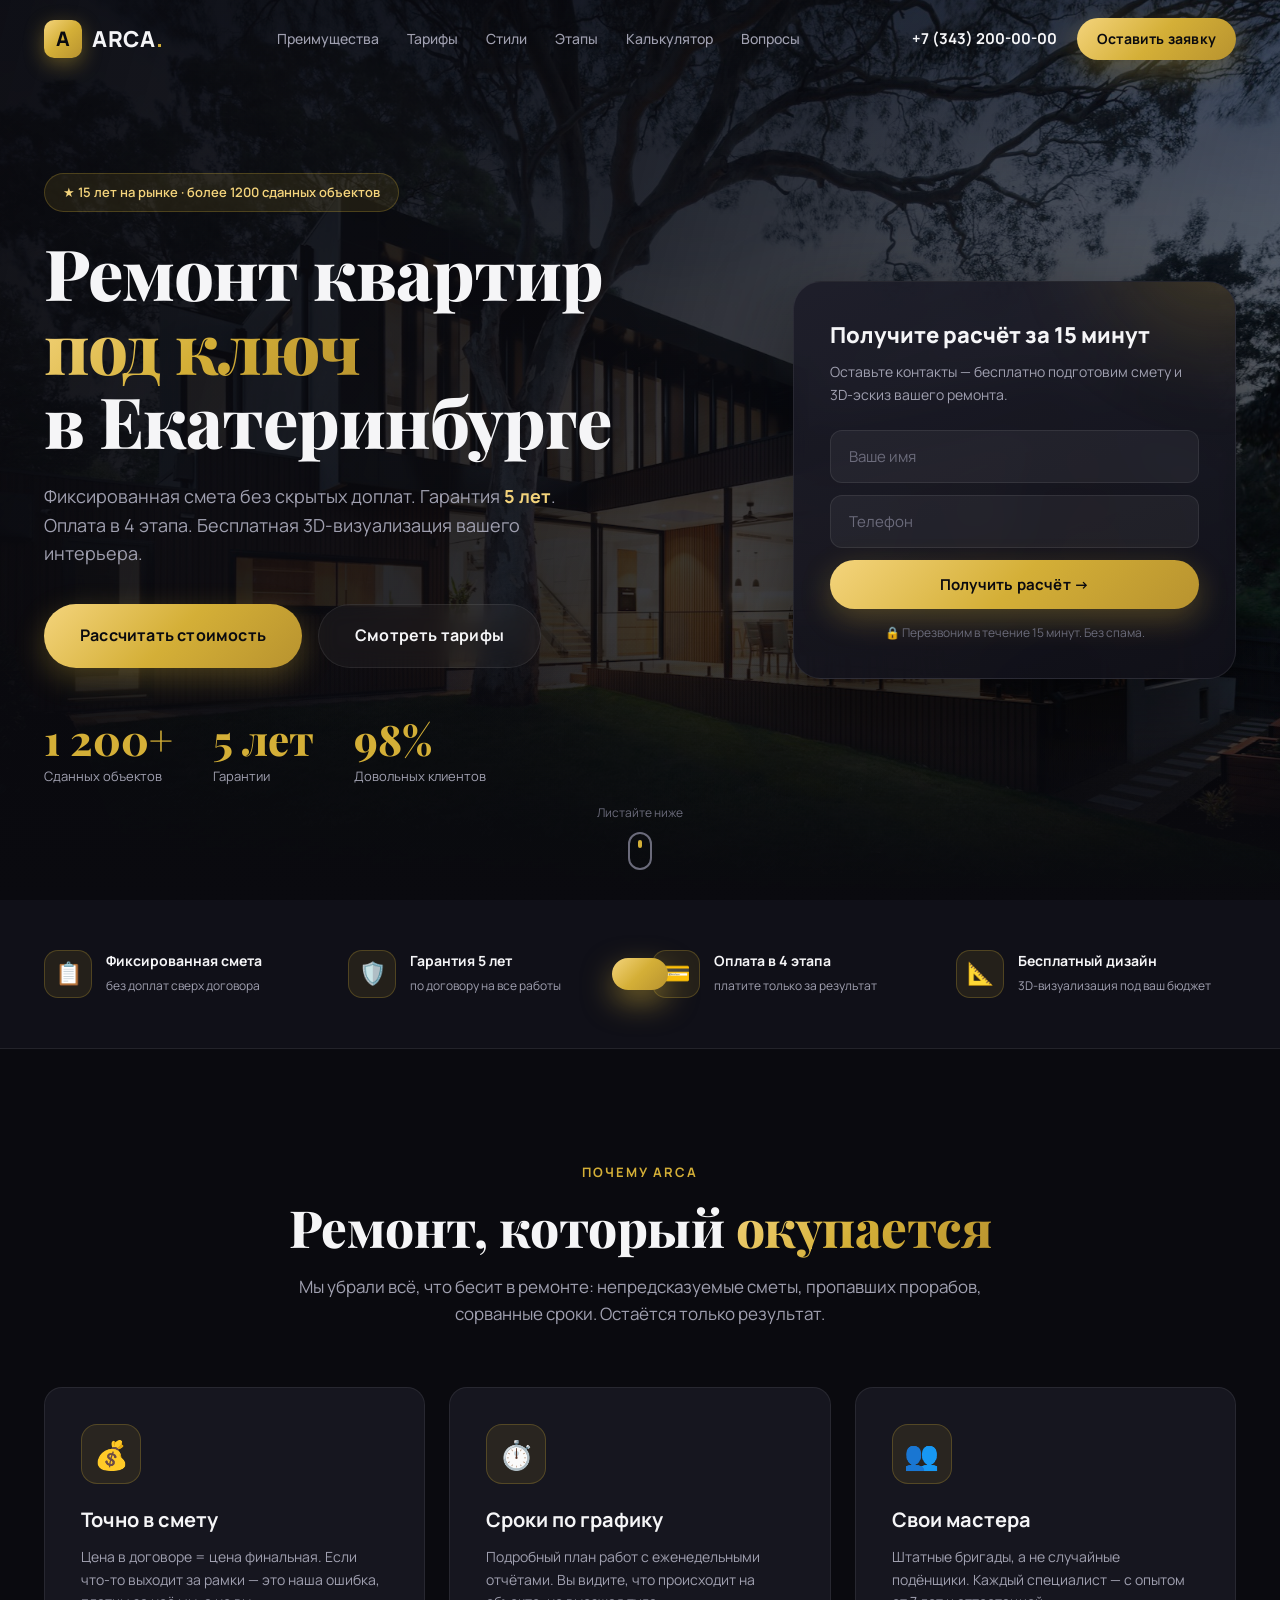
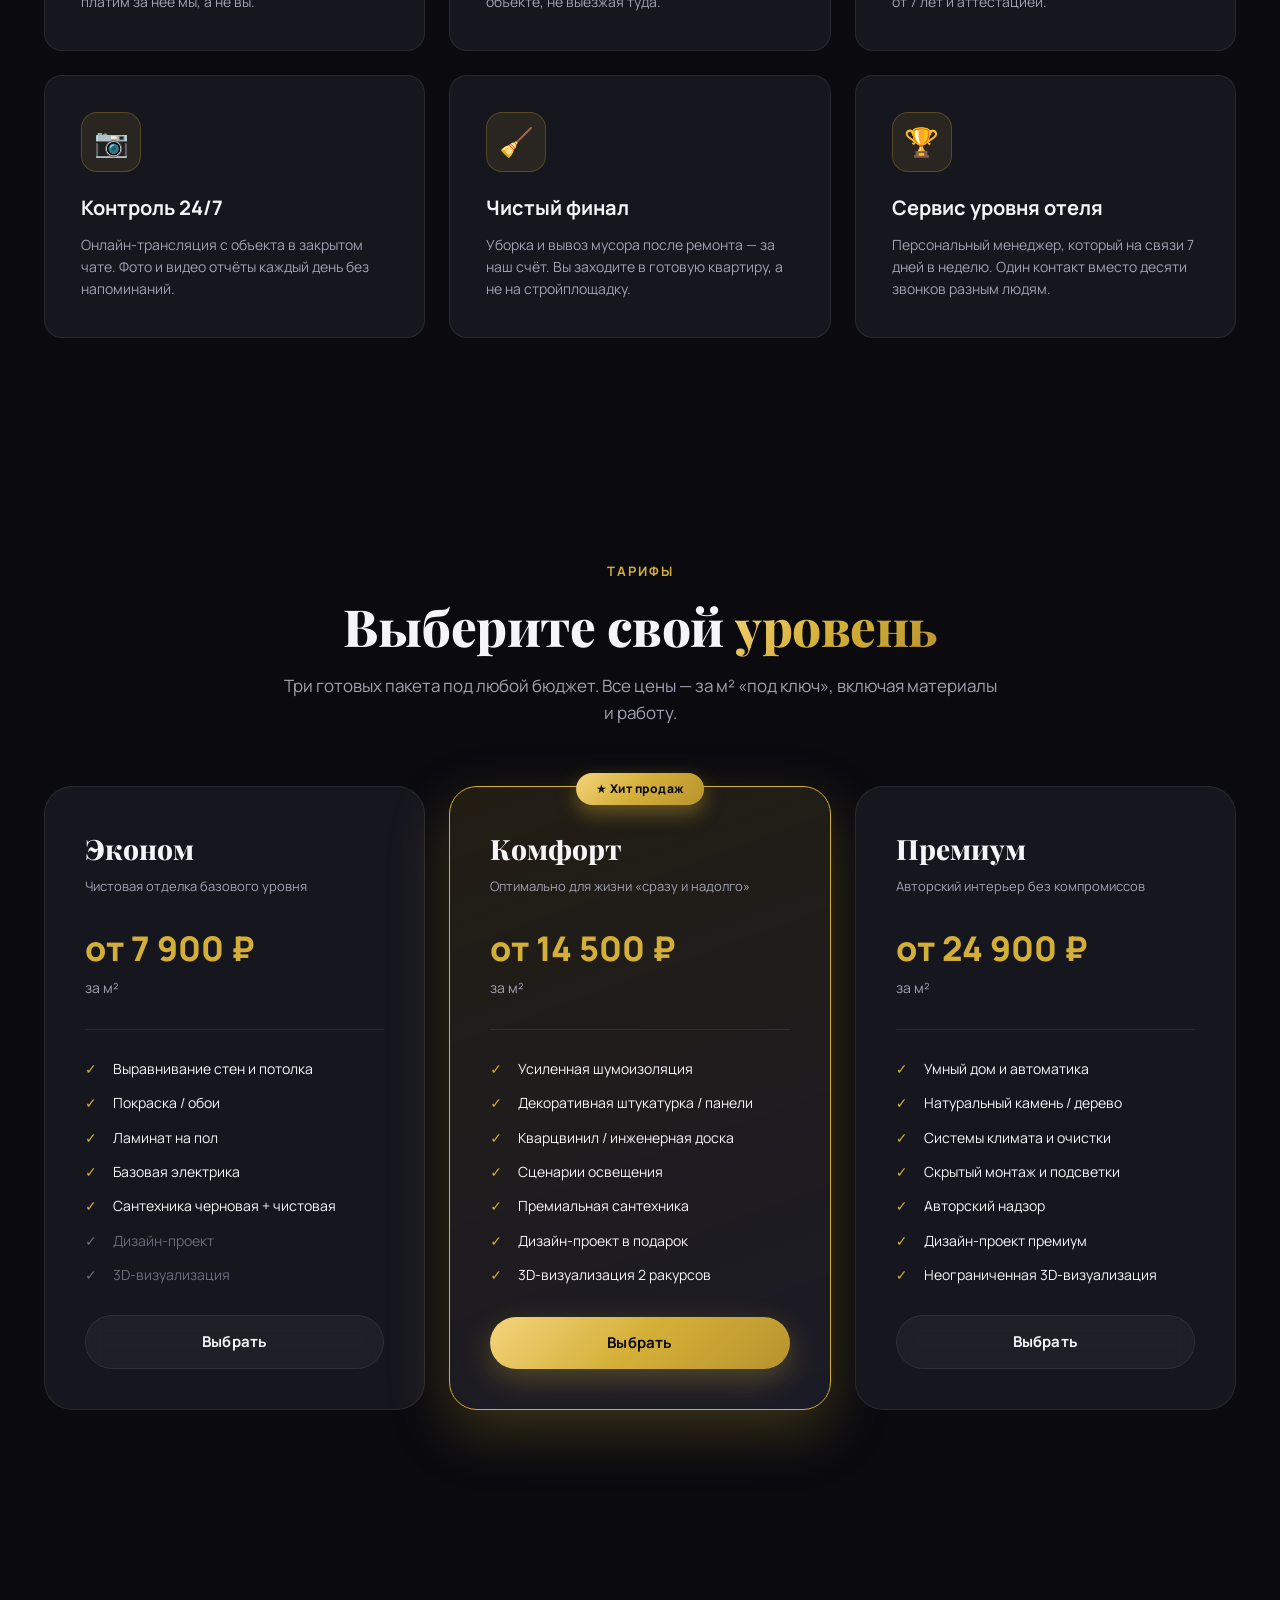
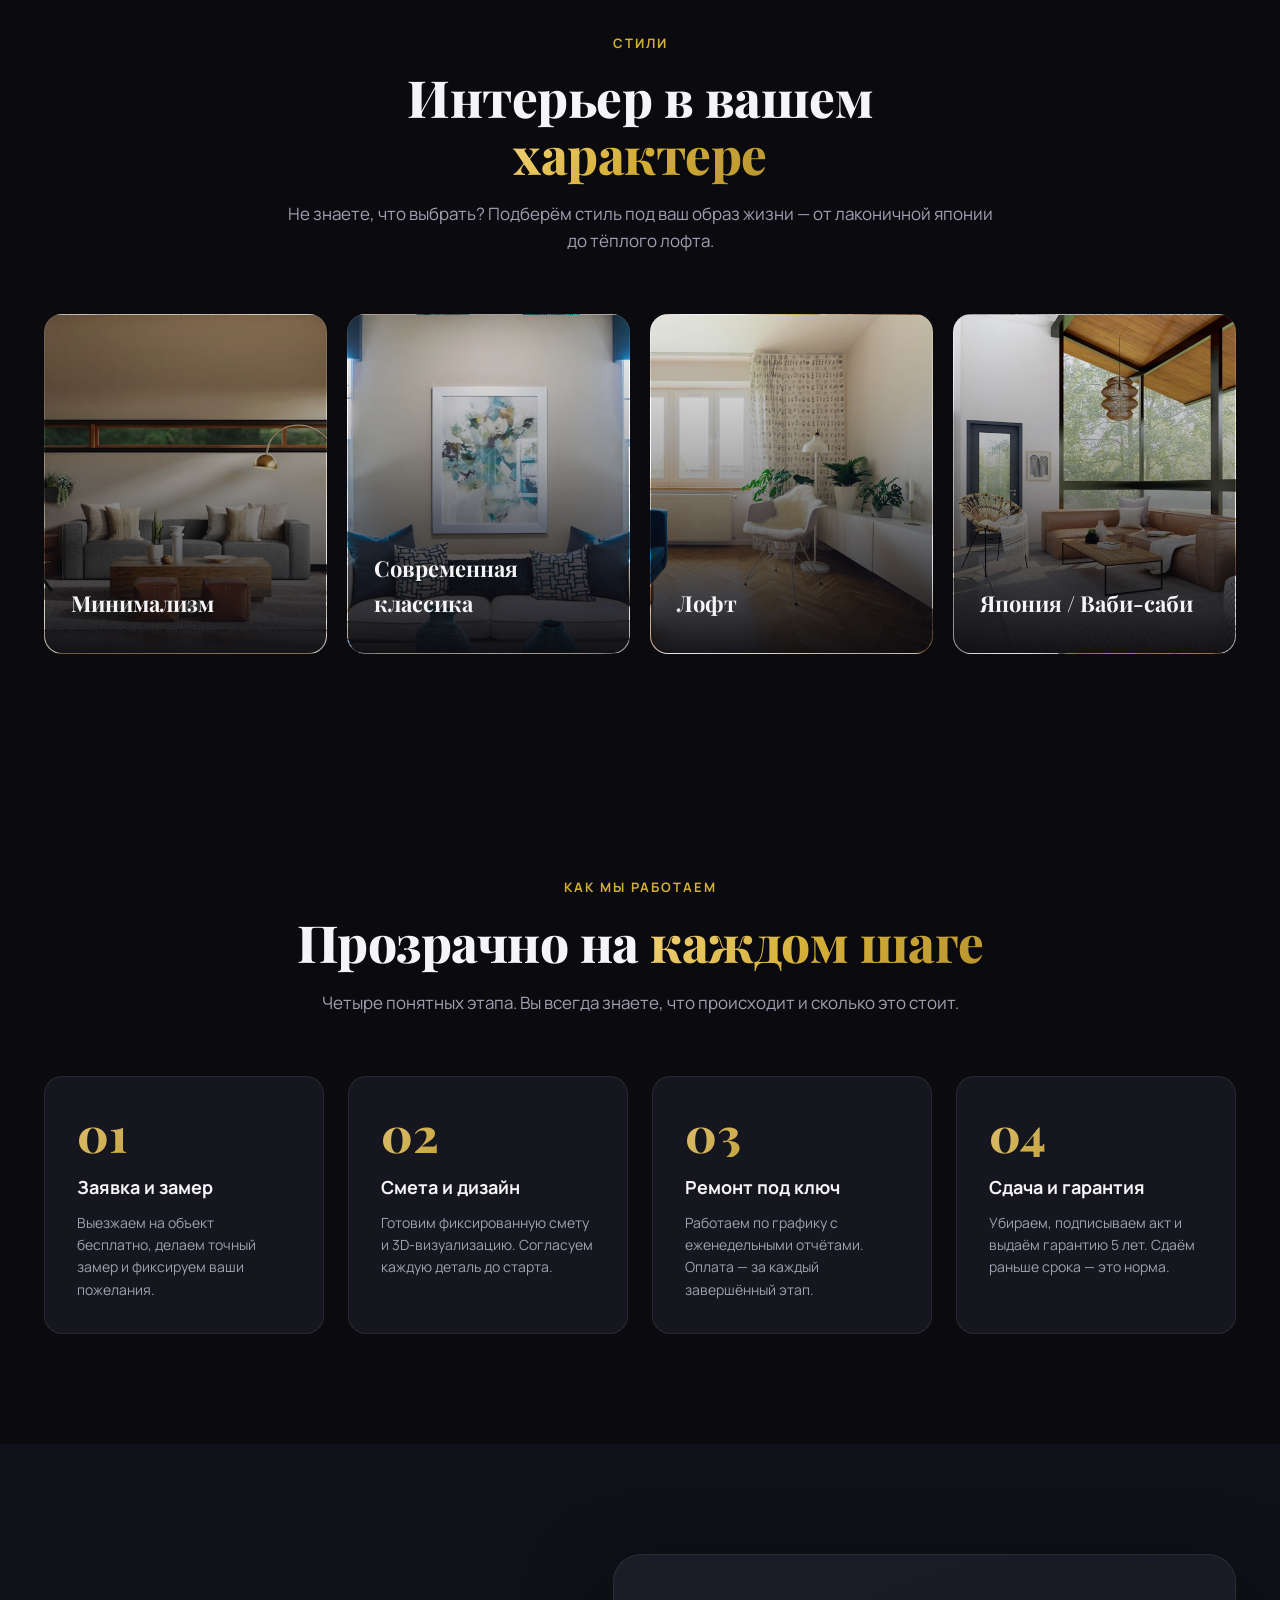
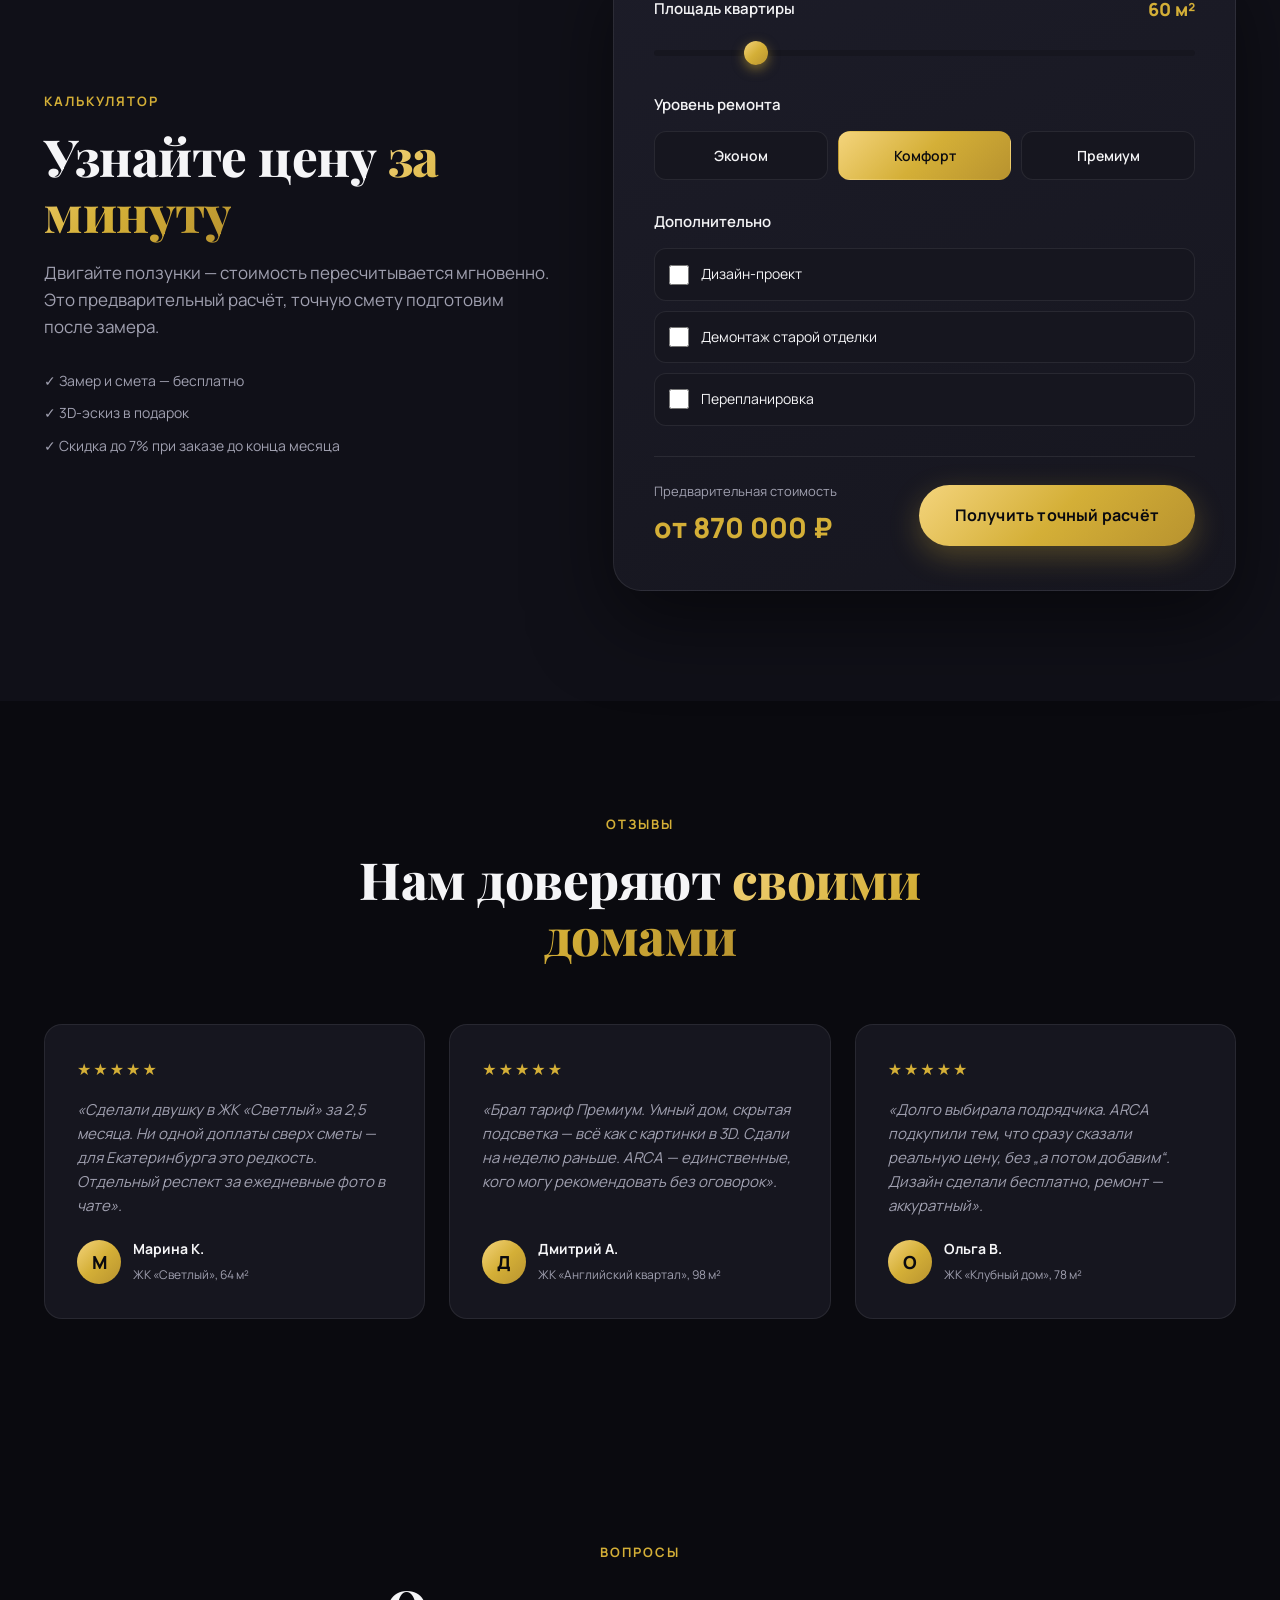
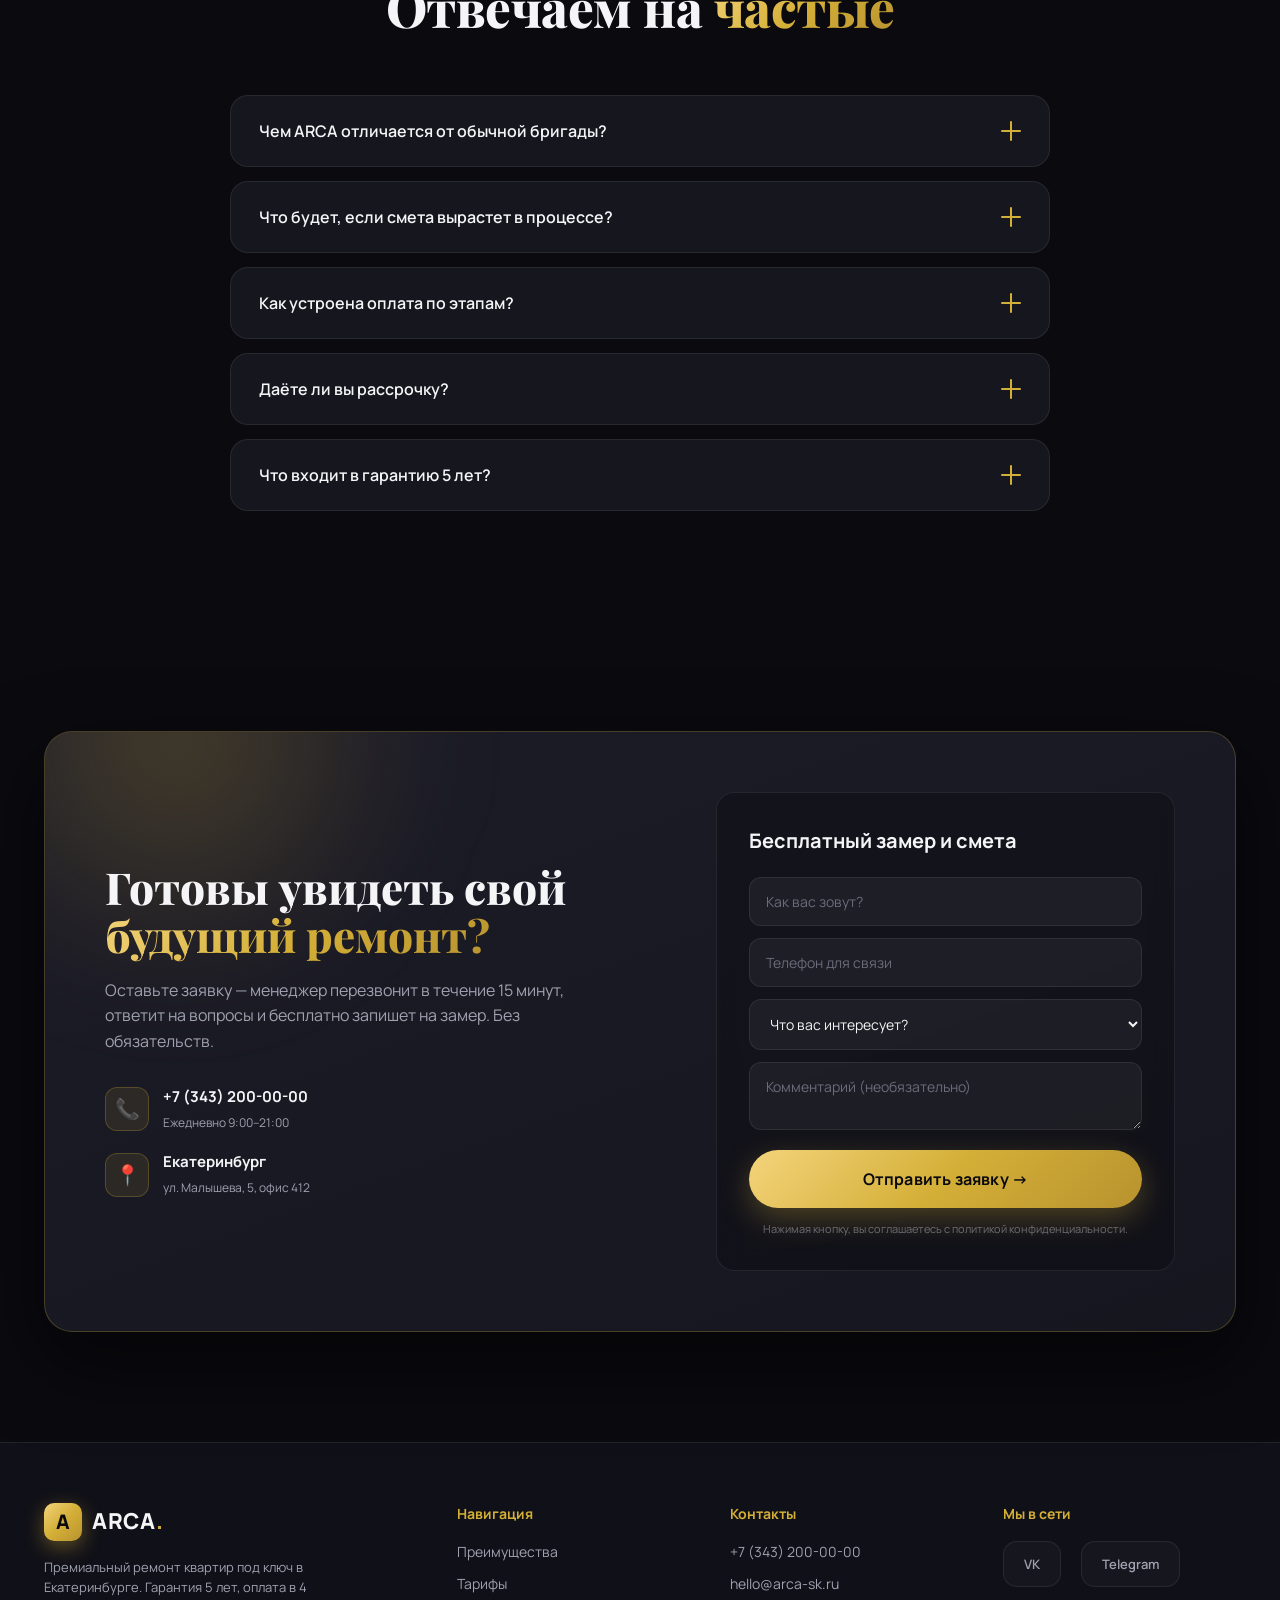
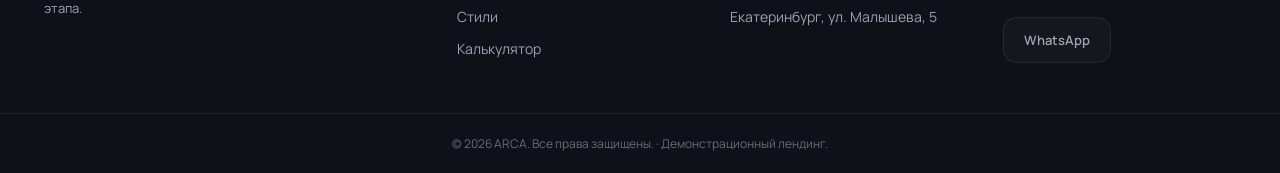
<file: index.html>
<!DOCTYPE html>
<html lang="ru">
<head>
<meta charset="UTF-8">
<meta name="viewport" content="width=device-width, initial-scale=1.0">
<title>ARCA — Премиальный ремонт квартир под ключ в Екатеринбурге</title>
<meta name="description" content="Ремонт квартир под ключ в Екатеринбурге. Гарантия 5 лет, оплата в 4 этапа, бесплатная 3D-визуализация. Фиксированная смета без доплат.">
<meta name="keywords" content="ремонт квартир Екатеринбург, ремонт под ключ, дизайнерский ремонт, отделка квартир, ARCA">
<meta name="author" content="ARCA">
<meta name="theme-color" content="#0a0a0f">

<!-- Open Graph / соцсети -->
<meta property="og:type" content="website">
<meta property="og:title" content="ARCA — Премиальный ремонт квартир под ключ в Екатеринбурге">
<meta property="og:description" content="Гарантия 5 лет, оплата в 4 этапа, бесплатная 3D-визуализация. Фиксированная смета без скрытых доплат.">
<meta property="og:image" content="images/hero.jpg">
<meta property="og:locale" content="ru_RU">

<!-- Twitter -->
<meta name="twitter:card" content="summary_large_image">
<meta name="twitter:title" content="ARCA — Ремонт квартир под ключ в Екатеринбурге">
<meta name="twitter:description" content="Гарантия 5 лет, оплата в 4 этапа, бесплатная 3D-визуализация.">
<meta name="twitter:image" content="images/hero.jpg">

<!-- Favicon -->
<link rel="icon" type="image/svg+xml" href="favicon.svg">
<link rel="apple-touch-icon" href="favicon.svg">
<link rel="manifest" href="site.webmanifest">
<link rel="preconnect" href="https://fonts.googleapis.com">
<link rel="preconnect" href="https://fonts.gstatic.com" crossorigin>
<link href="https://fonts.googleapis.com/css2?family=Manrope:wght@400;500;600;700;800&family=Playfair+Display:wght@600;700;800;900&display=swap" rel="stylesheet">
<link rel="stylesheet" href="styles.css">
</head>
<body>

<!-- ===== PROGRESS BAR ===== -->
<div class="scroll-progress" id="scrollProgress"></div>

<!-- ===== HEADER ===== -->
<header class="header" id="header">
  <div class="container header__inner">
    <a href="#hero" class="logo">
      <span class="logo__mark">A</span>
      <span class="logo__text">ARCA<span class="logo__dot">.</span></span>
    </a>
    <nav class="nav" id="nav">
      <a href="#advantages" class="nav__link">Преимущества</a>
      <a href="#tariffs" class="nav__link">Тарифы</a>
      <a href="#styles" class="nav__link">Стили</a>
      <a href="#steps" class="nav__link">Этапы</a>
      <a href="#calculator" class="nav__link">Калькулятор</a>
      <a href="#faq" class="nav__link">Вопросы</a>
    </nav>
    <div class="header__actions">
      <a href="tel:+73432000000" class="header__phone">+7 (343) 200-00-00</a>
      <a href="#contact" class="btn btn--primary btn--sm">Оставить заявку</a>
    </div>
    <button class="burger" id="burger" aria-label="Меню">
      <span></span><span></span><span></span>
    </button>
  </div>
</header>

<!-- ===== MOBILE MENU ===== -->
<div class="mobile-menu" id="mobileMenu">
  <a href="#advantages" class="mobile-menu__link">Преимущества</a>
  <a href="#tariffs" class="mobile-menu__link">Тарифы</a>
  <a href="#styles" class="mobile-menu__link">Стили</a>
  <a href="#steps" class="mobile-menu__link">Этапы</a>
  <a href="#calculator" class="mobile-menu__link">Калькулятор</a>
  <a href="#faq" class="mobile-menu__link">Вопросы</a>
  <a href="#contact" class="btn btn--primary mobile-menu__cta">Оставить заявку</a>
</div>

<main>

<!-- ===== HERO ===== -->
<section class="hero" id="hero">
  <div class="hero__bg" id="heroBg"></div>
  <div class="hero__overlay"></div>
  <div class="container hero__inner">
    <div class="hero__content">
      <span class="hero__badge reveal">★ 15 лет на рынке · более 1200 сданных объектов</span>
      <h1 class="hero__title reveal" data-delay="1">
        Ремонт квартир <span class="text-gradient">под ключ</span><br>в Екатеринбурге
      </h1>
      <p class="hero__subtitle reveal" data-delay="2">
        Фиксированная смета без скрытых доплат. Гарантия <strong>5 лет</strong>.
        Оплата в 4 этапа. Бесплатная 3D-визуализация вашего интерьера.
      </p>
      <div class="hero__cta reveal" data-delay="3">
        <a href="#calculator" class="btn btn--primary btn--lg">Рассчитать стоимость</a>
        <a href="#tariffs" class="btn btn--ghost btn--lg">Смотреть тарифы</a>
      </div>
      <div class="hero__stats reveal" data-delay="4">
        <div class="hero__stat">
          <span class="hero__stat-num" data-count="1200" data-suffix="+">0</span>
          <span class="hero__stat-label">Сданных объектов</span>
        </div>
        <div class="hero__stat">
          <span class="hero__stat-num" data-count="5" data-suffix=" лет">0</span>
          <span class="hero__stat-label">Гарантии</span>
        </div>
        <div class="hero__stat">
          <span class="hero__stat-num" data-count="98" data-suffix="%">0</span>
          <span class="hero__stat-label">Довольных клиентов</span>
        </div>
      </div>
    </div>
    <div class="hero__card reveal" data-delay="3">
      <div class="hero__card-glow"></div>
      <h3 class="hero__card-title">Получите расчёт за 15 минут</h3>
      <p class="hero__card-text">Оставьте контакты — бесплатно подготовим смету и 3D-эскиз вашего ремонта.</p>
      <form class="hero__form" id="leadForm">
        <!-- Web3Forms: замените значение access_key на свой ключ с web3forms.com -->
        <input type="hidden" name="access_key" value="YOUR_ACCESS_KEY_HERE">
        <input type="hidden" name="subject" value="Новая заявка с лендинга ARCA (Hero)">
        <input type="hidden" name="from_name" value="ARCA Landing">
        <input type="hidden" name="redirect" value="false">
        <input type="checkbox" name="botcheck" class="hidden" style="display:none" tabindex="-1" autocomplete="off">
        <input type="text" name="name" placeholder="Ваше имя" required>
        <input type="tel" name="phone" placeholder="Телефон" required>
        <button type="submit" class="btn btn--primary btn--block">Получить расчёт →</button>
      </form>
      <p class="hero__card-note">🔒 Перезвоним в течение 15 минут. Без спама.</p>
    </div>
  </div>
  <a href="#advantages" class="hero__scroll" aria-label="Листайте ниже">
    <span>Листайте ниже</span>
    <span class="hero__scroll-mouse"><span></span></span>
  </a>
</section>

<!-- ===== TRUST BAR ===== -->
<section class="trust">
  <div class="container trust__inner">
    <div class="trust__item reveal">
      <div class="trust__icon">📋</div>
      <div><strong>Фиксированная смета</strong><span>без доплат сверх договора</span></div>
    </div>
    <div class="trust__item reveal" data-delay="1">
      <div class="trust__icon">🛡️</div>
      <div><strong>Гарантия 5 лет</strong><span>по договору на все работы</span></div>
    </div>
    <div class="trust__item reveal" data-delay="2">
      <div class="trust__icon">💳</div>
      <div><strong>Оплата в 4 этапа</strong><span>платите только за результат</span></div>
    </div>
    <div class="trust__item reveal" data-delay="3">
      <div class="trust__icon">📐</div>
      <div><strong>Бесплатный дизайн</strong><span>3D-визуализация под ваш бюджет</span></div>
    </div>
  </div>
</section>

<!-- ===== ADVANTAGES ===== -->
<section class="section advantages" id="advantages">
  <div class="container">
    <div class="section__head">
      <span class="section__eyebrow reveal">Почему ARCA</span>
      <h2 class="section__title reveal" data-delay="1">Ремонт, который <span class="text-gradient">окупается</span></h2>
      <p class="section__lead reveal" data-delay="2">
        Мы убрали всё, что бесит в ремонте: непредсказуемые сметы, пропавших прорабов, сорванные сроки. Остаётся только результат.
      </p>
    </div>
    <div class="advantages__grid">
      <article class="adv-card reveal">
        <div class="adv-card__icon">💰</div>
        <h3>Точно в смету</h3>
        <p>Цена в договоре = цена финальная. Если что-то выходит за рамки — это наша ошибка, платим за неё мы, а не вы.</p>
      </article>
      <article class="adv-card reveal" data-delay="1">
        <div class="adv-card__icon">⏱️</div>
        <h3>Сроки по графику</h3>
        <p>Подробный план работ с еженедельными отчётами. Вы видите, что происходит на объекте, не выезжая туда.</p>
      </article>
      <article class="adv-card reveal" data-delay="2">
        <div class="adv-card__icon">👥</div>
        <h3>Свои мастера</h3>
        <p>Штатные бригады, а не случайные подёнщики. Каждый специалист — с опытом от 7 лет и аттестацией.</p>
      </article>
      <article class="adv-card reveal" data-delay="3">
        <div class="adv-card__icon">📷</div>
        <h3>Контроль 24/7</h3>
        <p>Онлайн-трансляция с объекта в закрытом чате. Фото и видео отчёты каждый день без напоминаний.</p>
      </article>
      <article class="adv-card reveal" data-delay="4">
        <div class="adv-card__icon">🧹</div>
        <h3>Чистый финал</h3>
        <p>Уборка и вывоз мусора после ремонта — за наш счёт. Вы заходите в готовую квартиру, а не на стройплощадку.</p>
      </article>
      <article class="adv-card reveal" data-delay="5">
        <div class="adv-card__icon">🏆</div>
        <h3>Сервис уровня отеля</h3>
        <p>Персональный менеджер, который на связи 7 дней в неделю. Один контакт вместо десяти звонков разным людям.</p>
      </article>
    </div>
  </div>
</section>

<!-- ===== TARIFFS ===== -->
<section class="section tariffs" id="tariffs">
  <div class="container">
    <div class="section__head">
      <span class="section__eyebrow reveal">Тарифы</span>
      <h2 class="section__title reveal" data-delay="1">Выберите свой <span class="text-gradient">уровень</span></h2>
      <p class="section__lead reveal" data-delay="2">
        Три готовых пакета под любой бюджет. Все цены — за м² «под ключ», включая материалы и работу.
      </p>
    </div>
    <div class="tariffs__grid">

      <article class="tariff reveal">
        <div class="tariff__head">
          <h3 class="tariff__name">Эконом</h3>
          <p class="tariff__tagline">Чистовая отделка базового уровня</p>
        </div>
        <div class="tariff__price">
          <span class="tariff__value">от 7 900 ₽</span>
          <span class="tariff__unit">за м²</span>
        </div>
        <ul class="tariff__list">
          <li>Выравнивание стен и потолка</li>
          <li>Покраска / обои</li>
          <li>Ламинат на пол</li>
          <li>Базовая электрика</li>
          <li>Сантехника черновая + чистовая</li>
          <li class="tariff__list--off">Дизайн-проект</li>
          <li class="tariff__list--off">3D-визуализация</li>
        </ul>
        <a href="#contact" class="btn btn--ghost btn--block">Выбрать</a>
      </article>

      <article class="tariff tariff--featured reveal" data-delay="1">
        <div class="tariff__ribbon">★ Хит продаж</div>
        <div class="tariff__head">
          <h3 class="tariff__name">Комфорт</h3>
          <p class="tariff__tagline">Оптимально для жизни «сразу и надолго»</p>
        </div>
        <div class="tariff__price">
          <span class="tariff__value">от 14 500 ₽</span>
          <span class="tariff__unit">за м²</span>
        </div>
        <ul class="tariff__list">
          <li>Усиленная шумоизоляция</li>
          <li>Декоративная штукатурка / панели</li>
          <li>Кварцвинил / инженерная доска</li>
          <li>Сценарии освещения</li>
          <li>Премиальная сантехника</li>
          <li>Дизайн-проект в подарок</li>
          <li>3D-визуализация 2 ракурсов</li>
        </ul>
        <a href="#contact" class="btn btn--primary btn--block">Выбрать</a>
      </article>

      <article class="tariff reveal" data-delay="2">
        <div class="tariff__head">
          <h3 class="tariff__name">Премиум</h3>
          <p class="tariff__tagline">Авторский интерьер без компромиссов</p>
        </div>
        <div class="tariff__price">
          <span class="tariff__value">от 24 900 ₽</span>
          <span class="tariff__unit">за м²</span>
        </div>
        <ul class="tariff__list">
          <li>Умный дом и автоматика</li>
          <li>Натуральный камень / дерево</li>
          <li>Системы климата и очистки</li>
          <li>Скрытый монтаж и подсветки</li>
          <li>Авторский надзор</li>
          <li>Дизайн-проект премиум</li>
          <li>Неограниченная 3D-визуализация</li>
        </ul>
        <a href="#contact" class="btn btn--ghost btn--block">Выбрать</a>
      </article>

    </div>
  </div>
</section>

<!-- ===== STYLES ===== -->
<section class="section styles" id="styles">
  <div class="container">
    <div class="section__head">
      <span class="section__eyebrow reveal">Стили</span>
      <h2 class="section__title reveal" data-delay="1">Интерьер в вашем <span class="text-gradient">характере</span></h2>
      <p class="section__lead reveal" data-delay="2">
        Не знаете, что выбрать? Подберём стиль под ваш образ жизни — от лаконичной японии до тёплого лофта.
      </p>
    </div>
    <div class="styles__grid">
      <article class="style-card reveal" style="--img:url('images/style-minimal.jpg')">
        <div class="style-card__body">
          <h3>Минимализм</h3>
          <p>Чистые линии, воздух и свет. Беспроигрышно для любого метража.</p>
        </div>
      </article>
      <article class="style-card reveal" data-delay="1" style="--img:url('images/style-classic.jpg')">
        <div class="style-card__body">
          <h3>Современная классика</h3>
          <p>Благородные фактуры и симметрия для тех, кто ценит традиции.</p>
        </div>
      </article>
      <article class="style-card reveal" data-delay="2" style="--img:url('images/style-loft.jpg')">
        <div class="style-card__body">
          <h3>Лофт</h3>
          <p>Бетон, кирпич и металл. Характерно, дерзко и очень стильно.</p>
        </div>
      </article>
      <article class="style-card reveal" data-delay="3" style="--img:url('images/style-japan.jpg')">
        <div class="style-card__body">
          <h3>Япония / Ваби-саби</h3>
          <p>Природные материалы, тишина и осознанный минимализм.</p>
        </div>
      </article>
    </div>
  </div>
</section>

<!-- ===== STEPS ===== -->
<section class="section steps" id="steps">
  <div class="container">
    <div class="section__head">
      <span class="section__eyebrow reveal">Как мы работаем</span>
      <h2 class="section__title reveal" data-delay="1">Прозрачно на <span class="text-gradient">каждом шаге</span></h2>
      <p class="section__lead reveal" data-delay="2">
        Четыре понятных этапа. Вы всегда знаете, что происходит и сколько это стоит.
      </p>
    </div>
    <div class="steps__grid">
      <div class="step reveal">
        <div class="step__num">01</div>
        <h3 class="step__title">Заявка и замер</h3>
        <p class="step__text">Выезжаем на объект бесплатно, делаем точный замер и фиксируем ваши пожелания.</p>
      </div>
      <div class="step reveal" data-delay="1">
        <div class="step__num">02</div>
        <h3 class="step__title">Смета и дизайн</h3>
        <p class="step__text">Готовим фиксированную смету и 3D-визуализацию. Согласуем каждую деталь до старта.</p>
      </div>
      <div class="step reveal" data-delay="2">
        <div class="step__num">03</div>
        <h3 class="step__title">Ремонт под ключ</h3>
        <p class="step__text">Работаем по графику с еженедельными отчётами. Оплата — за каждый завершённый этап.</p>
      </div>
      <div class="step reveal" data-delay="3">
        <div class="step__num">04</div>
        <h3 class="step__title">Сдача и гарантия</h3>
        <p class="step__text">Убираем, подписываем акт и выдаём гарантию 5 лет. Сдаём раньше срока — это норма.</p>
      </div>
    </div>
  </div>
</section>

<!-- ===== CALCULATOR ===== -->
<section class="section calculator" id="calculator">
  <div class="container calculator__inner">
    <div class="calculator__intro">
      <span class="section__eyebrow reveal">Калькулятор</span>
      <h2 class="section__title reveal" data-delay="1">Узнайте цену <span class="text-gradient">за минуту</span></h2>
      <p class="section__lead reveal" data-delay="2">
        Двигайте ползунки — стоимость пересчитывается мгновенно. Это предварительный расчёт, точную смету подготовим после замера.
      </p>
      <ul class="calculator__perks reveal" data-delay="3">
        <li>✓ Замер и смета — бесплатно</li>
        <li>✓ 3D-эскиз в подарок</li>
        <li>✓ Скидка до 7% при заказе до конца месяца</li>
      </ul>
    </div>
    <div class="calculator__box reveal" data-delay="2">
      <div class="calc-field">
        <div class="calc-field__head">
          <label>Площадь квартиры</label>
          <span class="calc-field__value" id="areaVal">60 м²</span>
        </div>
        <input type="range" id="areaRange" min="20" max="250" value="60" step="5">
      </div>
      <div class="calc-field">
        <div class="calc-field__head">
          <label>Уровень ремонта</label>
        </div>
        <div class="calc-toggles" id="levelToggles">
          <button class="calc-toggle" data-price="7900">Эконом</button>
          <button class="calc-toggle is-active" data-price="14500">Комфорт</button>
          <button class="calc-toggle" data-price="24900">Премиум</button>
        </div>
      </div>
      <div class="calc-field">
        <div class="calc-field__head">
          <label>Дополнительно</label>
        </div>
        <div class="calc-options" id="calcOptions">
          <label class="calc-check"><input type="checkbox" data-add="9000"><span>Дизайн-проект</span></label>
          <label class="calc-check"><input type="checkbox" data-add="4500"><span>Демонтаж старой отделки</span></label>
          <label class="calc-check"><input type="checkbox" data-add="3500"><span>Перепланировка</span></label>
        </div>
      </div>
      <div class="calc-total">
        <div>
          <span class="calc-total__label">Предварительная стоимость</span>
          <span class="calc-total__value" id="calcTotal">от 870 000 ₽</span>
        </div>
        <a href="#contact" class="btn btn--primary btn--lg" id="calcCta">Получить точный расчёт</a>
      </div>
    </div>
  </div>
</section>

<!-- ===== REVIEWS ===== -->
<section class="section reviews">
  <div class="container">
    <div class="section__head">
      <span class="section__eyebrow reveal">Отзывы</span>
      <h2 class="section__title reveal" data-delay="1">Нам доверяют <span class="text-gradient">своими домами</span></h2>
    </div>
    <div class="reviews__grid">
      <article class="review reveal">
        <div class="review__stars">★★★★★</div>
        <p class="review__text">«Сделали двушку в ЖК «Светлый» за 2,5 месяца. Ни одной доплаты сверх сметы — для Екатеринбурга это редкость. Отдельный респект за ежедневные фото в чате».</p>
        <div class="review__author">
          <div class="review__avatar">М</div>
          <div><strong>Марина К.</strong><span>ЖК «Светлый», 64 м²</span></div>
        </div>
      </article>
      <article class="review reveal" data-delay="1">
        <div class="review__stars">★★★★★</div>
        <p class="review__text">«Брал тариф Премиум. Умный дом, скрытая подсветка — всё как с картинки в 3D. Сдали на неделю раньше. ARCA — единственные, кого могу рекомендовать без оговорок».</p>
        <div class="review__author">
          <div class="review__avatar">Д</div>
          <div><strong>Дмитрий А.</strong><span>ЖК «Английский квартал», 98 м²</span></div>
        </div>
      </article>
      <article class="review reveal" data-delay="2">
        <div class="review__stars">★★★★★</div>
        <p class="review__text">«Долго выбирала подрядчика. ARCA подкупили тем, что сразу сказали реальную цену, без „а потом добавим“. Дизайн сделали бесплатно, ремонт — аккуратный».</p>
        <div class="review__author">
          <div class="review__avatar">О</div>
          <div><strong>Ольга В.</strong><span>ЖК «Клубный дом», 78 м²</span></div>
        </div>
      </article>
    </div>
  </div>
</section>

<!-- ===== FAQ ===== -->
<section class="section faq" id="faq">
  <div class="container">
    <div class="section__head">
      <span class="section__eyebrow reveal">Вопросы</span>
      <h2 class="section__title reveal" data-delay="1">Отвечаем на <span class="text-gradient">частые</span></h2>
    </div>
    <div class="faq__list">
      <div class="faq-item reveal">
        <button class="faq-item__q">Чем ARCA отличается от обычной бригады?<span class="faq-item__icon"></span></button>
        <div class="faq-item__a"><p>Мы работаем по договору с фиксированной сметой и гарантией 5 лет, а не на честном слове. У нас штатные бригады, личный менеджер и ежедневные отчёты с объекта. Вы платите за результат, а не за процесс.</p></div>
      </div>
      <div class="faq-item reveal" data-delay="1">
        <button class="faq-item__q">Что будет, если смета вырастет в процессе?<span class="faq-item__icon"></span></button>
        <div class="faq-item__a"><p>Если дополнительные работы появились не по вашей инициативе (например, вскрылись скрытые дефекты), их оплачивает ARCA. Любые ваши изменения в проекте оформляются допсоглашением с прозрачной ценой заранее.</p></div>
      </div>
      <div class="faq-item reveal" data-delay="2">
        <button class="faq-item__q">Как устроена оплата по этапам?<span class="faq-item__icon"></span></button>
        <div class="faq-item__a"><p>Сумма делится на 4 платежа: аванс на материалы, черновые работы, чистовая отделка и финальный платёж после приёмки. Вы видите результат каждого этапа до того, как за него платите.</p></div>
      </div>
      <div class="faq-item reveal" data-delay="3">
        <button class="faq-item__q">Даёте ли вы рассрочку?<span class="faq-item__icon"></span></button>
        <div class="faq-item__a"><p>Да, у нас есть беспроцентная рассрочка до 12 месяцев через банки-партнёры. Оформление занимает около 20 минут, первый платёж — через 1–3 месяца.</p></div>
      </div>
      <div class="faq-item reveal" data-delay="4">
        <button class="faq-item__q">Что входит в гарантию 5 лет?<span class="faq-item__icon"></span></button>
        <div class="faq-item__a"><p>Гарантия покрывает все выполненные нами работы: отделку, электрику, сантехнику и инженерные системы. При обращении выезжаем и устраняем за свой счёт — без экспертиз и споров.</p></div>
      </div>
    </div>
  </div>
</section>

<!-- ===== CONTACT / CTA ===== -->
<section class="section contact" id="contact">
  <div class="container">
    <div class="contact__box reveal">
      <div class="contact__bg-glow"></div>
      <div class="contact__left">
        <h2 class="contact__title">Готовы увидеть свой <span class="text-gradient">будущий ремонт?</span></h2>
        <p class="contact__text">Оставьте заявку — менеджер перезвонит в течение 15 минут, ответит на вопросы и бесплатно запишет на замер. Без обязательств.</p>
        <div class="contact__contacts">
          <a href="tel:+73432000000" class="contact__contact">
            <span class="contact__contact-icon">📞</span>
            <span><strong>+7 (343) 200-00-00</strong><small>Ежедневно 9:00–21:00</small></span>
          </a>
          <div class="contact__contact">
            <span class="contact__contact-icon">📍</span>
            <span><strong>Екатеринбург</strong><small>ул. Малышева, 5, офис 412</small></span>
          </div>
        </div>
      </div>
      <form class="contact__form" id="contactForm">
        <!-- Web3Forms: замените значение access_key на свой ключ с web3forms.com -->
        <input type="hidden" name="access_key" value="YOUR_ACCESS_KEY_HERE">
        <input type="hidden" name="subject" value="Новая заявка с лендинга ARCA (Контакты)">
        <input type="hidden" name="from_name" value="ARCA Landing">
        <input type="hidden" name="redirect" value="false">
        <input type="checkbox" name="botcheck" class="hidden" style="display:none" tabindex="-1" autocomplete="off">
        <h3>Бесплатный замер и смета</h3>
        <input type="text" name="name" placeholder="Как вас зовут?" required>
        <input type="tel" name="phone" placeholder="Телефон для связи" required>
        <select name="service" required>
          <option value="">Что вас интересует?</option>
          <option>Ремонт «Эконом»</option>
          <option>Ремонт «Комфорт»</option>
          <option>Ремонт «Премиум»</option>
          <option>Дизайн-проект</option>
          <option>Пока не определился</option>
        </select>
        <textarea name="comment" placeholder="Комментарий (необязательно)" rows="2"></textarea>
        <button type="submit" class="btn btn--primary btn--block btn--lg">Отправить заявку →</button>
        <p class="contact__note">Нажимая кнопку, вы соглашаетесь с политикой конфиденциальности.</p>
      </form>
    </div>
  </div>
</section>

</main>

<!-- ===== FOOTER ===== -->
<footer class="footer">
  <div class="container footer__inner">
    <div class="footer__brand">
      <a href="#hero" class="logo">
        <span class="logo__mark">A</span>
        <span class="logo__text">ARCA<span class="logo__dot">.</span></span>
      </a>
      <p>Премиальный ремонт квартир под ключ в Екатеринбурге. Гарантия 5 лет, оплата в 4 этапа.</p>
    </div>
    <div class="footer__col">
      <h4>Навигация</h4>
      <a href="#advantages">Преимущества</a>
      <a href="#tariffs">Тарифы</a>
      <a href="#styles">Стили</a>
      <a href="#calculator">Калькулятор</a>
    </div>
    <div class="footer__col">
      <h4>Контакты</h4>
      <a href="tel:+73432000000">+7 (343) 200-00-00</a>
      <a href="mailto:hello@arca-sk.ru">hello@arca-sk.ru</a>
      <span>Екатеринбург, ул. Малышева, 5</span>
    </div>
    <div class="footer__col">
      <h4>Мы в сети</h4>
      <div class="footer__social">
        <a href="#">VK</a><a href="#">Telegram</a><a href="#">WhatsApp</a>
      </div>
    </div>
  </div>
  <div class="footer__bottom">
    <div class="container">
      © 2026 ARCA. Все права защищены. · Демонстрационный лендинг.
    </div>
  </div>
</footer>

<!-- ===== FLOATING CTA ===== -->
<a href="#contact" class="float-cta" id="floatCta">💬 <span>Рассчитать ремонт</span></a>

<!-- ===== TOAST ===== -->
<div class="toast" id="toast"></div>

<script src="script.js"></script>
</body>
</html>
</file>
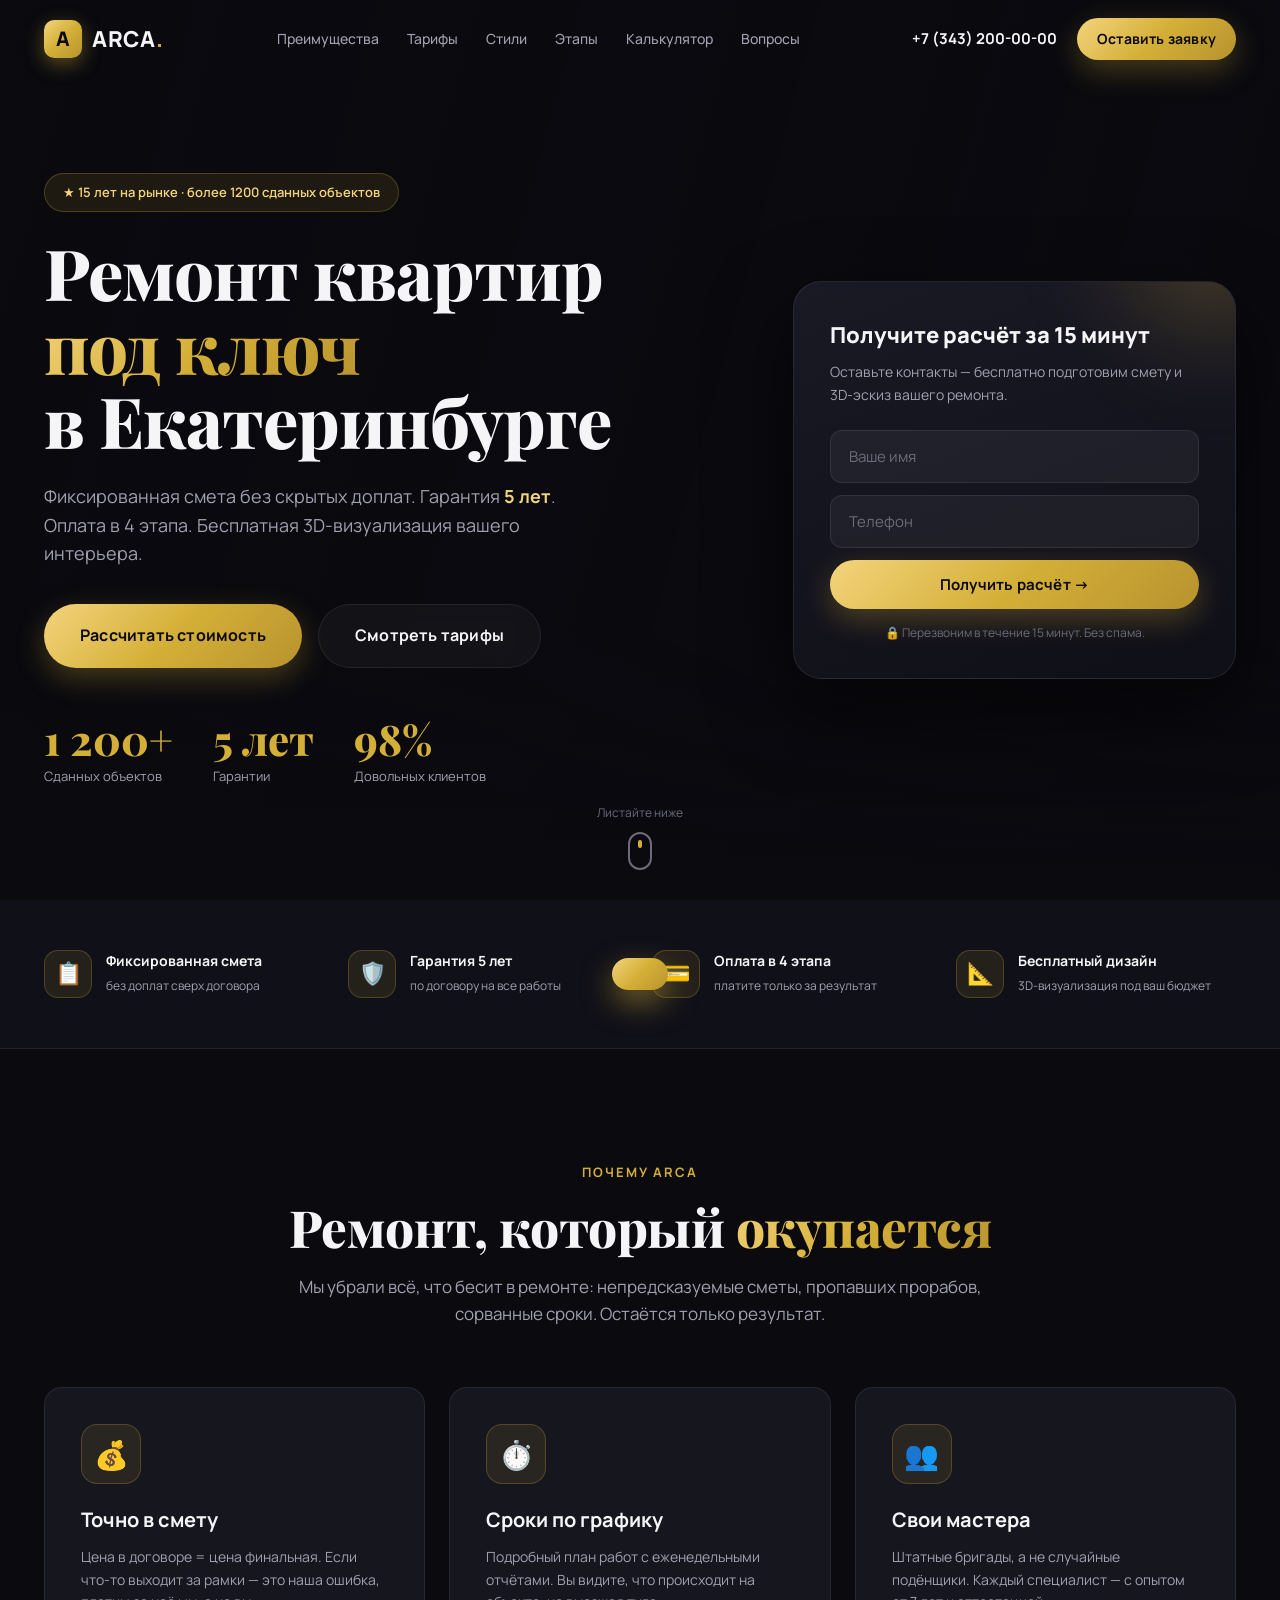
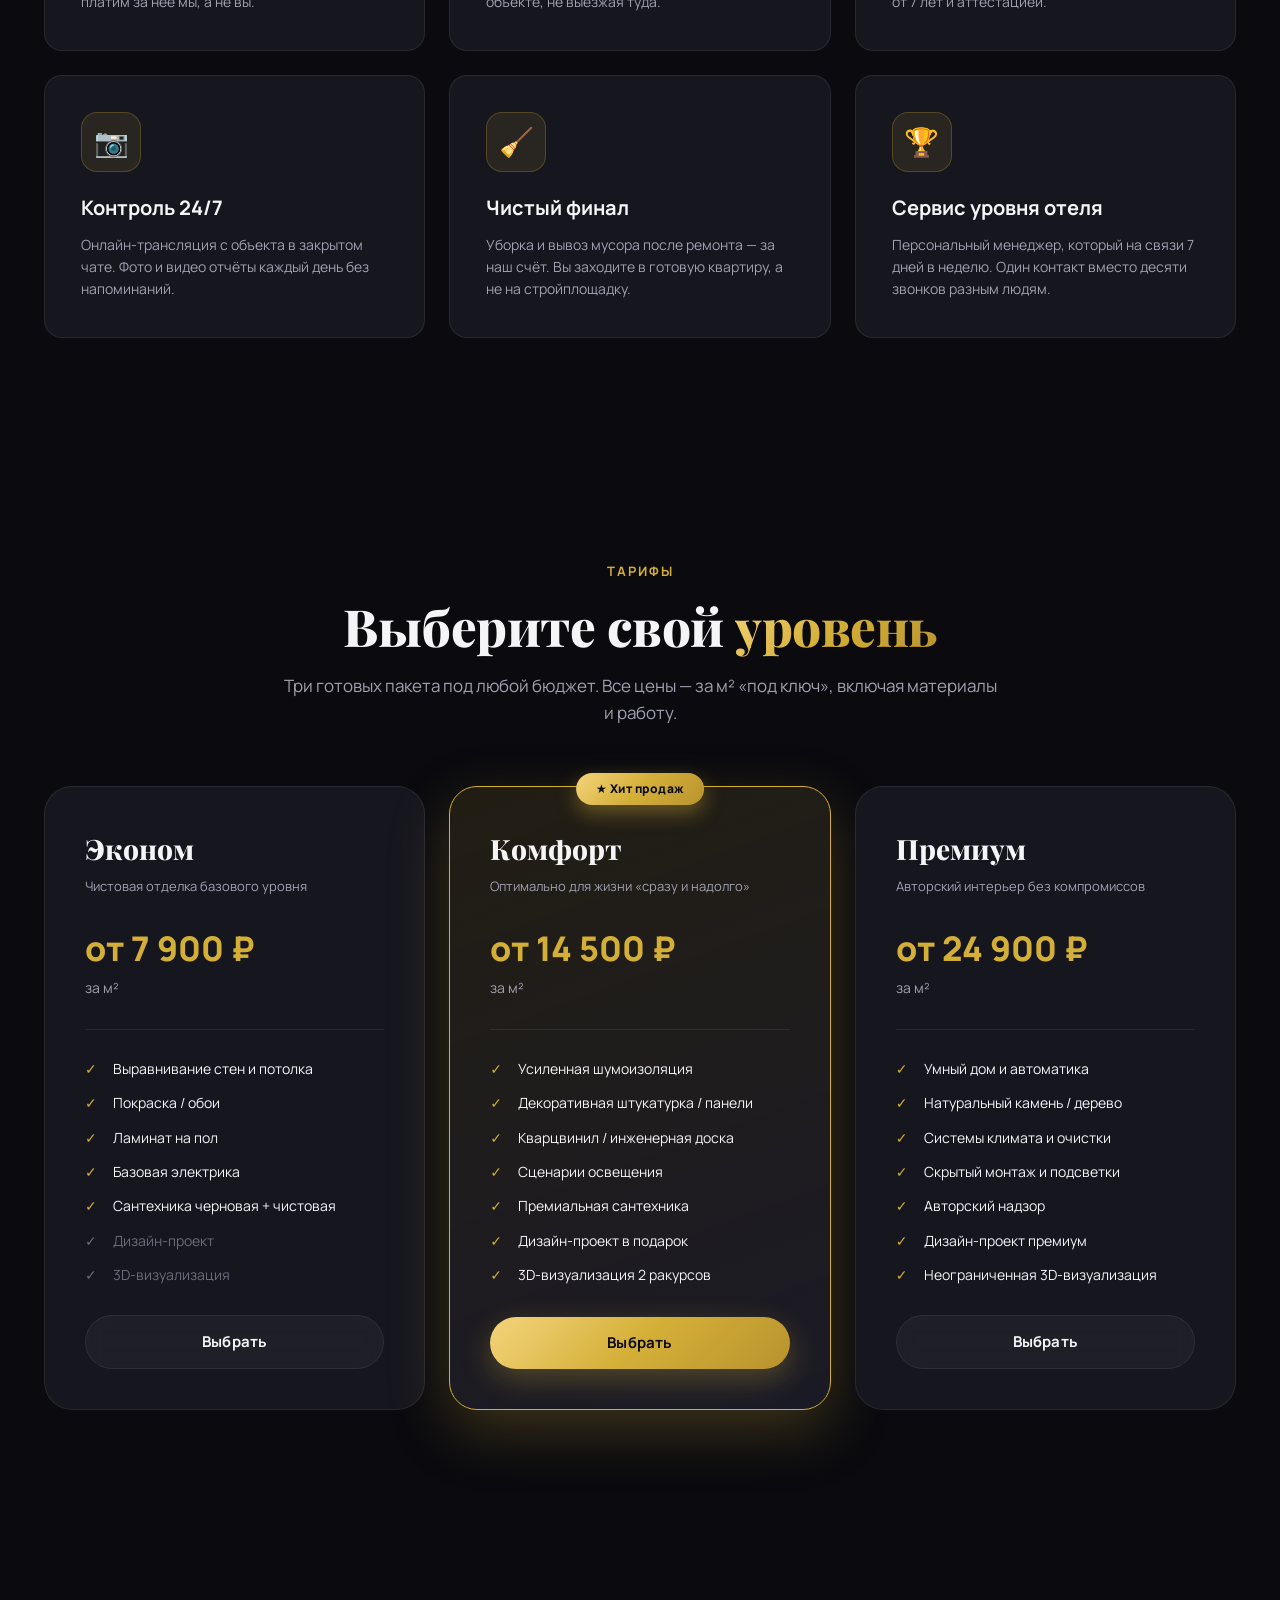
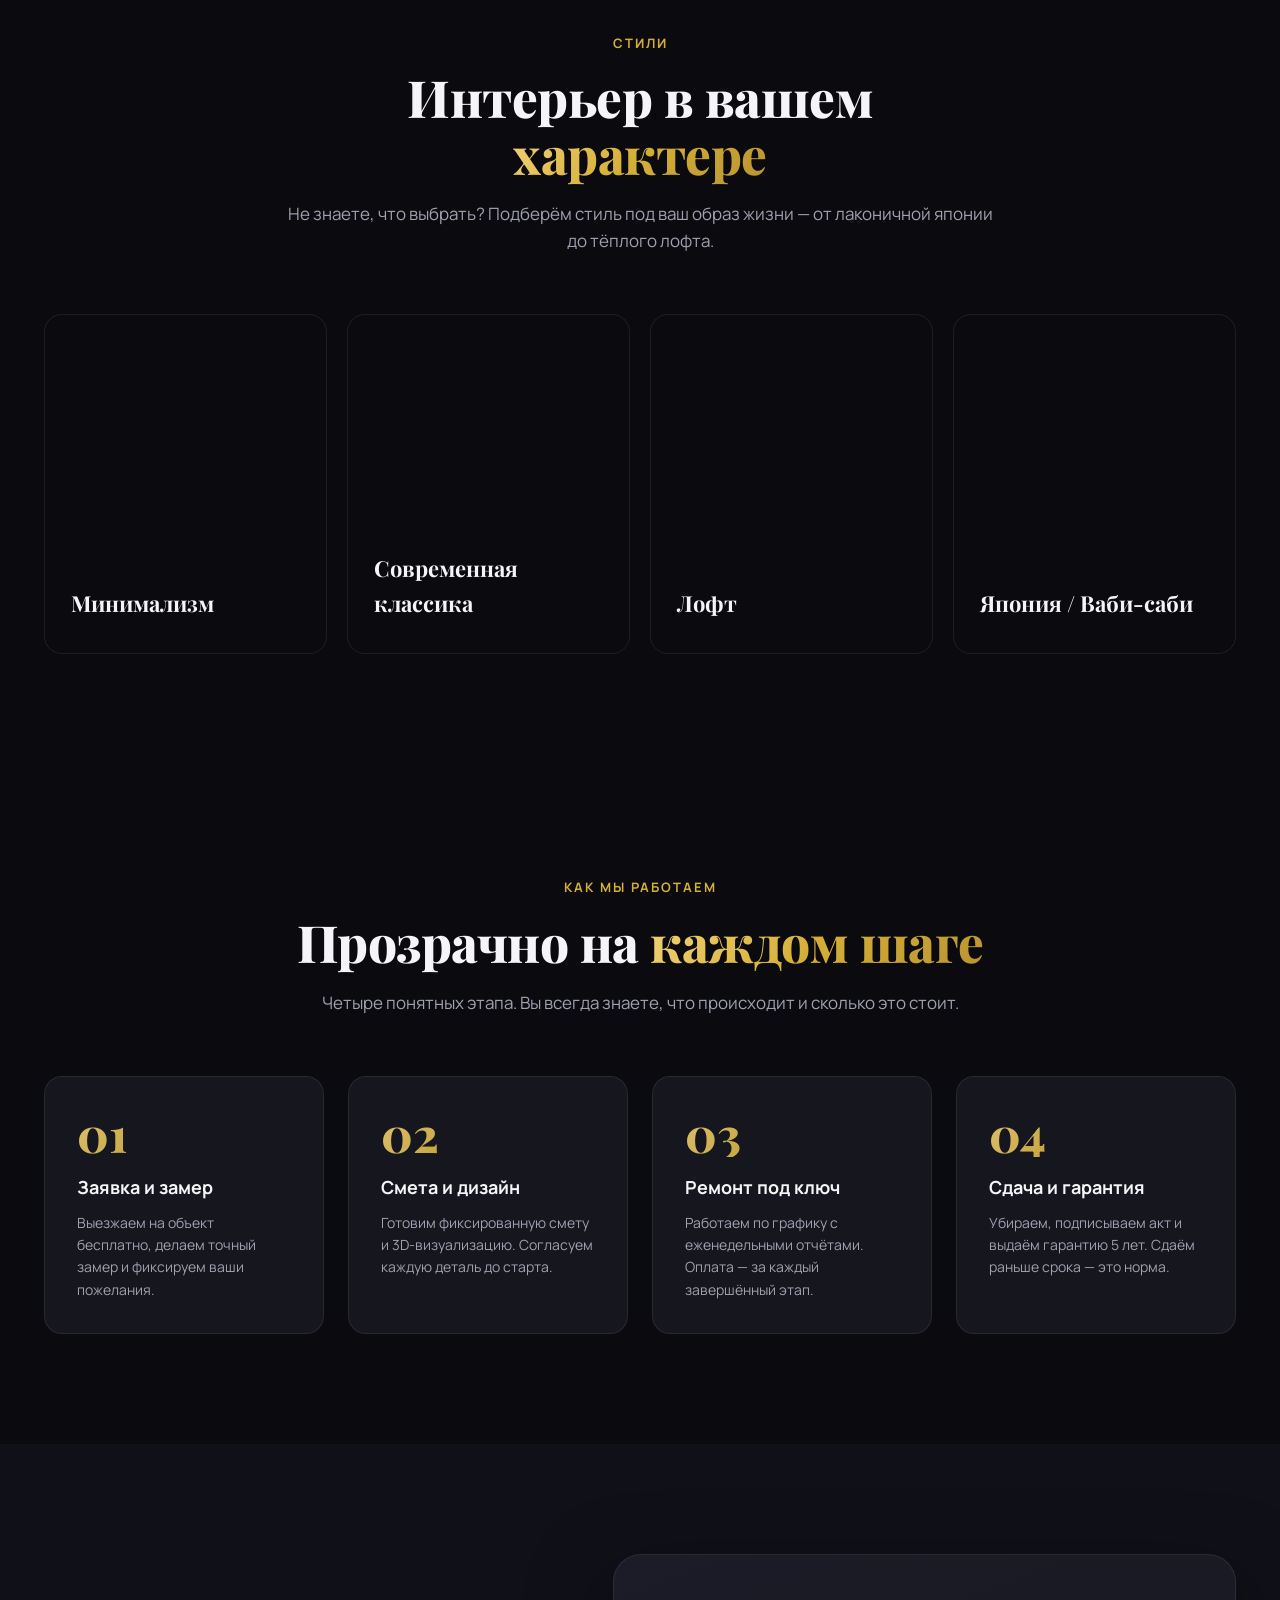
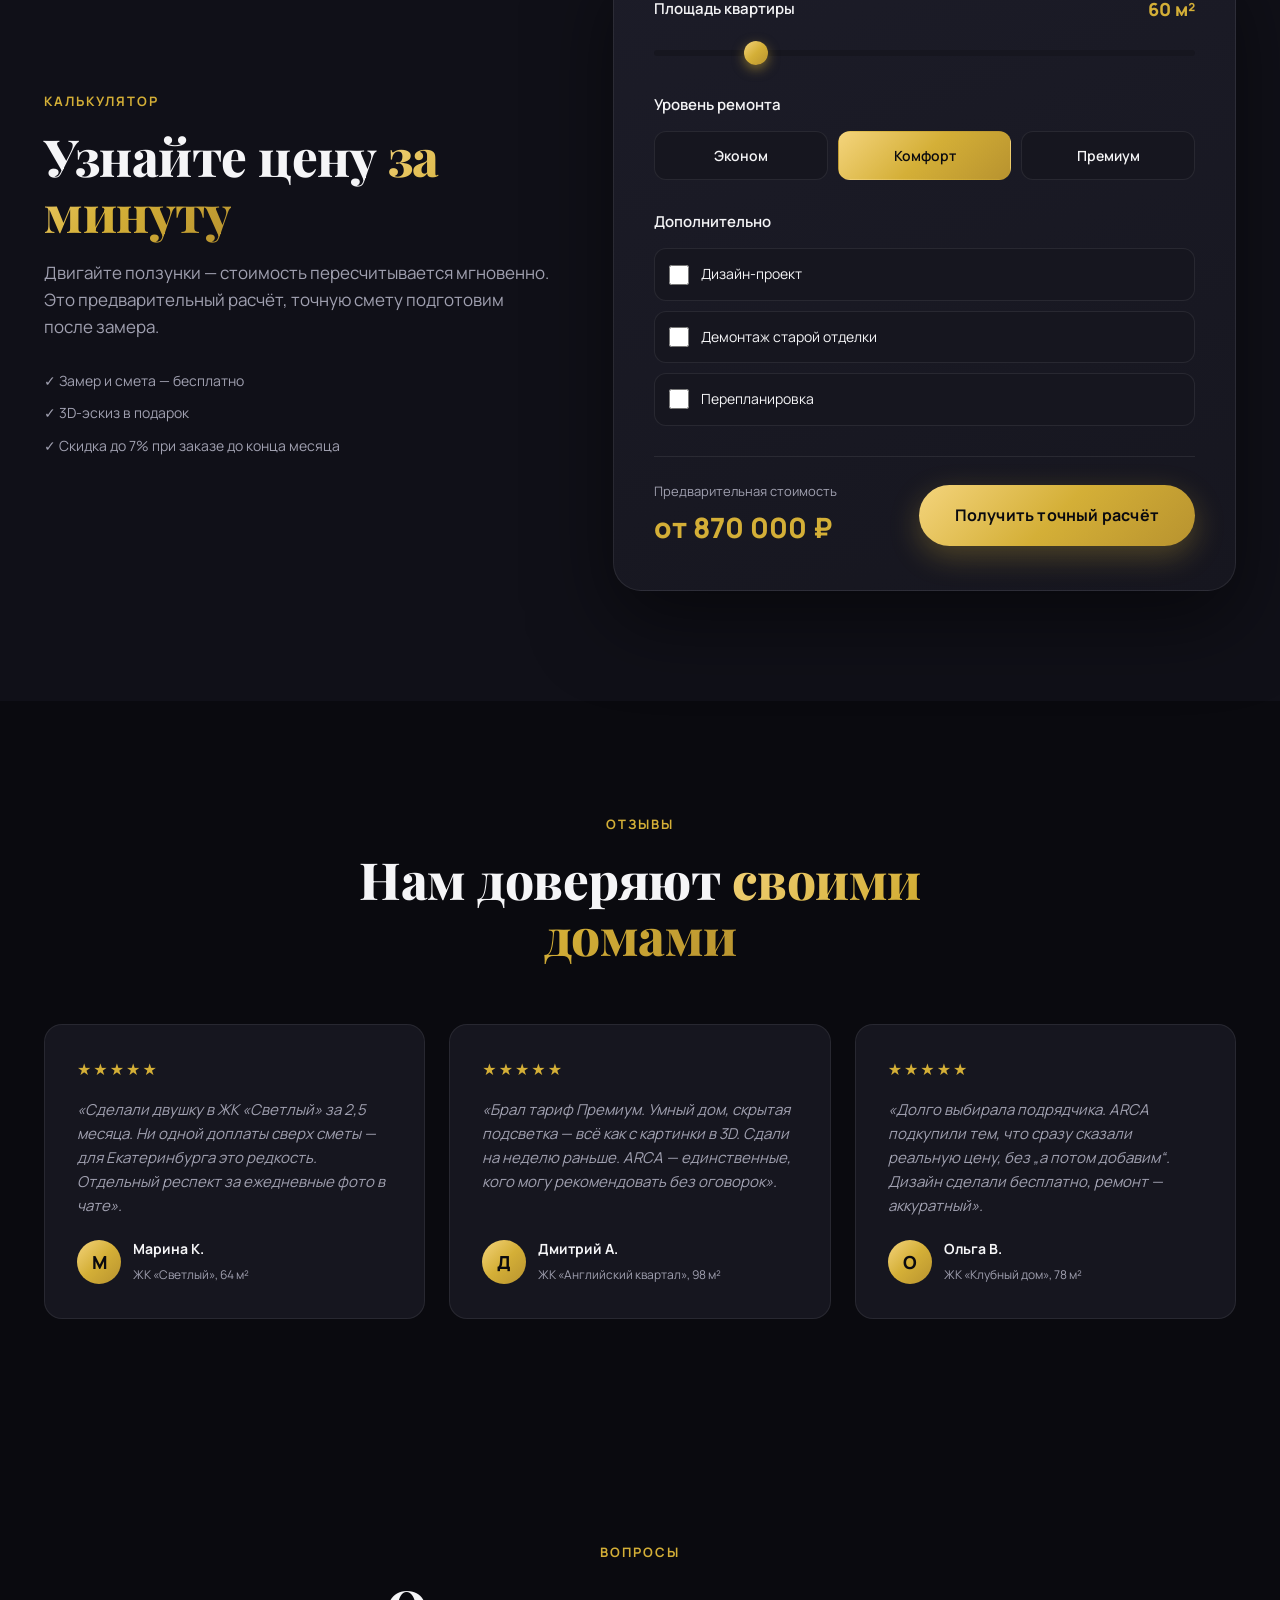
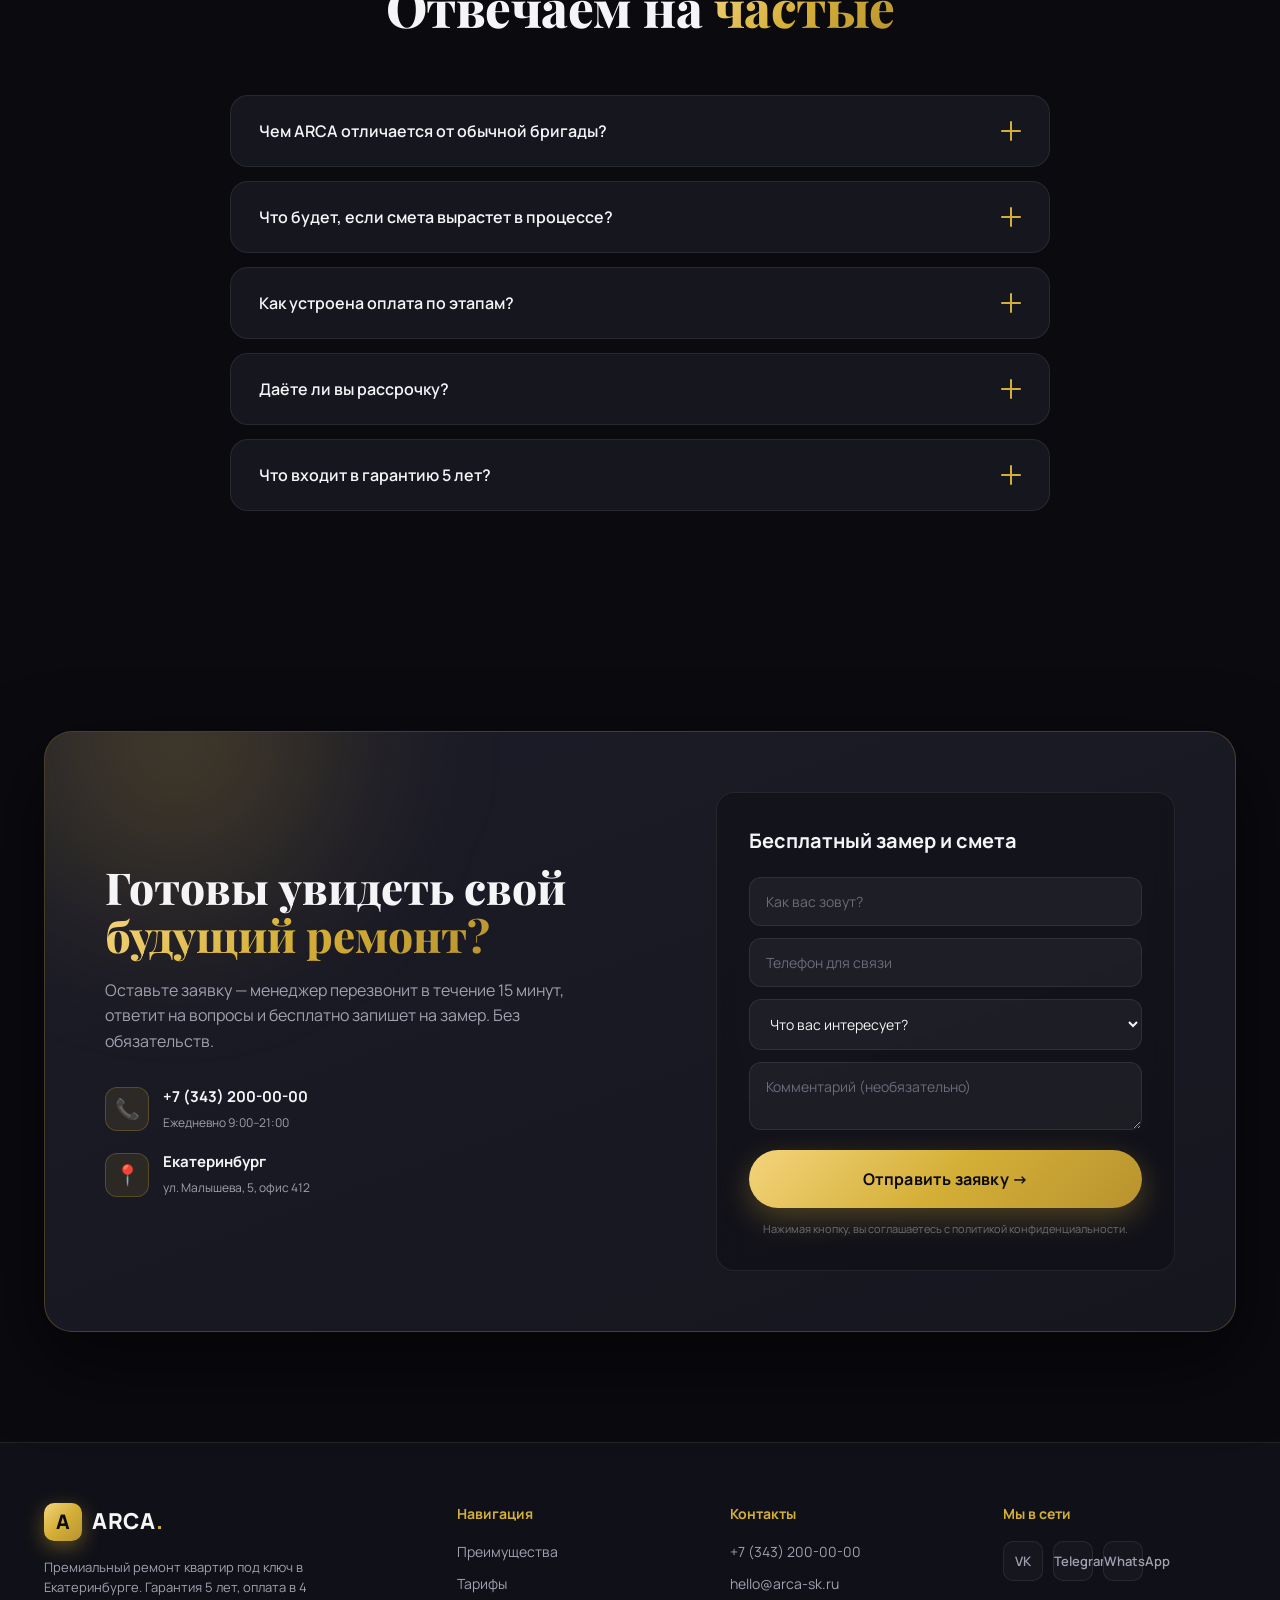
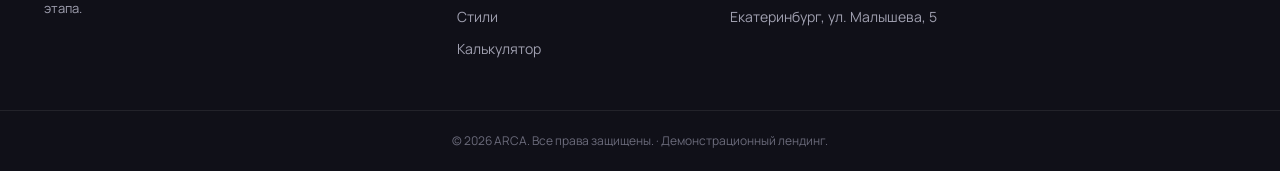
<file: ARCA-landing/index.html>
<!DOCTYPE html>
<html lang="ru">
<head>
<meta charset="UTF-8">
<meta name="viewport" content="width=device-width, initial-scale=1.0">
<title>ARCA — Премиальный ремонт квартир под ключ в Екатеринбурге</title>
<meta name="description" content="Ремонт квартир под ключ в Екатеринбурге. Гарантия 5 лет, оплата в 4 этапа, бесплатная 3D-визуализация. Фиксированная смета без доплат.">
<link rel="preconnect" href="https://fonts.googleapis.com">
<link rel="preconnect" href="https://fonts.gstatic.com" crossorigin>
<link href="https://fonts.googleapis.com/css2?family=Manrope:wght@400;500;600;700;800&family=Playfair+Display:wght@600;700;800;900&display=swap" rel="stylesheet">
<link rel="stylesheet" href="styles.css">
</head>
<body>

<!-- ===== PROGRESS BAR ===== -->
<div class="scroll-progress" id="scrollProgress"></div>

<!-- ===== HEADER ===== -->
<header class="header" id="header">
  <div class="container header__inner">
    <a href="#hero" class="logo">
      <span class="logo__mark">A</span>
      <span class="logo__text">ARCA<span class="logo__dot">.</span></span>
    </a>
    <nav class="nav" id="nav">
      <a href="#advantages" class="nav__link">Преимущества</a>
      <a href="#tariffs" class="nav__link">Тарифы</a>
      <a href="#styles" class="nav__link">Стили</a>
      <a href="#steps" class="nav__link">Этапы</a>
      <a href="#calculator" class="nav__link">Калькулятор</a>
      <a href="#faq" class="nav__link">Вопросы</a>
    </nav>
    <div class="header__actions">
      <a href="tel:+73432000000" class="header__phone">+7 (343) 200-00-00</a>
      <a href="#contact" class="btn btn--primary btn--sm">Оставить заявку</a>
    </div>
    <button class="burger" id="burger" aria-label="Меню">
      <span></span><span></span><span></span>
    </button>
  </div>
</header>

<!-- ===== MOBILE MENU ===== -->
<div class="mobile-menu" id="mobileMenu">
  <a href="#advantages" class="mobile-menu__link">Преимущества</a>
  <a href="#tariffs" class="mobile-menu__link">Тарифы</a>
  <a href="#styles" class="mobile-menu__link">Стили</a>
  <a href="#steps" class="mobile-menu__link">Этапы</a>
  <a href="#calculator" class="mobile-menu__link">Калькулятор</a>
  <a href="#faq" class="mobile-menu__link">Вопросы</a>
  <a href="#contact" class="btn btn--primary mobile-menu__cta">Оставить заявку</a>
</div>

<main>

<!-- ===== HERO ===== -->
<section class="hero" id="hero">
  <div class="hero__bg" id="heroBg"></div>
  <div class="hero__overlay"></div>
  <div class="container hero__inner">
    <div class="hero__content">
      <span class="hero__badge reveal">★ 15 лет на рынке · более 1200 сданных объектов</span>
      <h1 class="hero__title reveal" data-delay="1">
        Ремонт квартир <span class="text-gradient">под ключ</span><br>в Екатеринбурге
      </h1>
      <p class="hero__subtitle reveal" data-delay="2">
        Фиксированная смета без скрытых доплат. Гарантия <strong>5 лет</strong>.
        Оплата в 4 этапа. Бесплатная 3D-визуализация вашего интерьера.
      </p>
      <div class="hero__cta reveal" data-delay="3">
        <a href="#calculator" class="btn btn--primary btn--lg">Рассчитать стоимость</a>
        <a href="#tariffs" class="btn btn--ghost btn--lg">Смотреть тарифы</a>
      </div>
      <div class="hero__stats reveal" data-delay="4">
        <div class="hero__stat">
          <span class="hero__stat-num" data-count="1200" data-suffix="+">0</span>
          <span class="hero__stat-label">Сданных объектов</span>
        </div>
        <div class="hero__stat">
          <span class="hero__stat-num" data-count="5" data-suffix=" лет">0</span>
          <span class="hero__stat-label">Гарантии</span>
        </div>
        <div class="hero__stat">
          <span class="hero__stat-num" data-count="98" data-suffix="%">0</span>
          <span class="hero__stat-label">Довольных клиентов</span>
        </div>
      </div>
    </div>
    <div class="hero__card reveal" data-delay="3">
      <div class="hero__card-glow"></div>
      <h3 class="hero__card-title">Получите расчёт за 15 минут</h3>
      <p class="hero__card-text">Оставьте контакты — бесплатно подготовим смету и 3D-эскиз вашего ремонта.</p>
      <form class="hero__form" id="leadForm">
        <input type="text" name="name" placeholder="Ваше имя" required>
        <input type="tel" name="phone" placeholder="Телефон" required>
        <button type="submit" class="btn btn--primary btn--block">Получить расчёт →</button>
      </form>
      <p class="hero__card-note">🔒 Перезвоним в течение 15 минут. Без спама.</p>
    </div>
  </div>
  <a href="#advantages" class="hero__scroll" aria-label="Листайте ниже">
    <span>Листайте ниже</span>
    <span class="hero__scroll-mouse"><span></span></span>
  </a>
</section>

<!-- ===== TRUST BAR ===== -->
<section class="trust">
  <div class="container trust__inner">
    <div class="trust__item reveal">
      <div class="trust__icon">📋</div>
      <div><strong>Фиксированная смета</strong><span>без доплат сверх договора</span></div>
    </div>
    <div class="trust__item reveal" data-delay="1">
      <div class="trust__icon">🛡️</div>
      <div><strong>Гарантия 5 лет</strong><span>по договору на все работы</span></div>
    </div>
    <div class="trust__item reveal" data-delay="2">
      <div class="trust__icon">💳</div>
      <div><strong>Оплата в 4 этапа</strong><span>платите только за результат</span></div>
    </div>
    <div class="trust__item reveal" data-delay="3">
      <div class="trust__icon">📐</div>
      <div><strong>Бесплатный дизайн</strong><span>3D-визуализация под ваш бюджет</span></div>
    </div>
  </div>
</section>

<!-- ===== ADVANTAGES ===== -->
<section class="section advantages" id="advantages">
  <div class="container">
    <div class="section__head">
      <span class="section__eyebrow reveal">Почему ARCA</span>
      <h2 class="section__title reveal" data-delay="1">Ремонт, который <span class="text-gradient">окупается</span></h2>
      <p class="section__lead reveal" data-delay="2">
        Мы убрали всё, что бесит в ремонте: непредсказуемые сметы, пропавших прорабов, сорванные сроки. Остаётся только результат.
      </p>
    </div>
    <div class="advantages__grid">
      <article class="adv-card reveal">
        <div class="adv-card__icon">💰</div>
        <h3>Точно в смету</h3>
        <p>Цена в договоре = цена финальная. Если что-то выходит за рамки — это наша ошибка, платим за неё мы, а не вы.</p>
      </article>
      <article class="adv-card reveal" data-delay="1">
        <div class="adv-card__icon">⏱️</div>
        <h3>Сроки по графику</h3>
        <p>Подробный план работ с еженедельными отчётами. Вы видите, что происходит на объекте, не выезжая туда.</p>
      </article>
      <article class="adv-card reveal" data-delay="2">
        <div class="adv-card__icon">👥</div>
        <h3>Свои мастера</h3>
        <p>Штатные бригады, а не случайные подёнщики. Каждый специалист — с опытом от 7 лет и аттестацией.</p>
      </article>
      <article class="adv-card reveal" data-delay="3">
        <div class="adv-card__icon">📷</div>
        <h3>Контроль 24/7</h3>
        <p>Онлайн-трансляция с объекта в закрытом чате. Фото и видео отчёты каждый день без напоминаний.</p>
      </article>
      <article class="adv-card reveal" data-delay="4">
        <div class="adv-card__icon">🧹</div>
        <h3>Чистый финал</h3>
        <p>Уборка и вывоз мусора после ремонта — за наш счёт. Вы заходите в готовую квартиру, а не на стройплощадку.</p>
      </article>
      <article class="adv-card reveal" data-delay="5">
        <div class="adv-card__icon">🏆</div>
        <h3>Сервис уровня отеля</h3>
        <p>Персональный менеджер, который на связи 7 дней в неделю. Один контакт вместо десяти звонков разным людям.</p>
      </article>
    </div>
  </div>
</section>

<!-- ===== TARIFFS ===== -->
<section class="section tariffs" id="tariffs">
  <div class="container">
    <div class="section__head">
      <span class="section__eyebrow reveal">Тарифы</span>
      <h2 class="section__title reveal" data-delay="1">Выберите свой <span class="text-gradient">уровень</span></h2>
      <p class="section__lead reveal" data-delay="2">
        Три готовых пакета под любой бюджет. Все цены — за м² «под ключ», включая материалы и работу.
      </p>
    </div>
    <div class="tariffs__grid">

      <article class="tariff reveal">
        <div class="tariff__head">
          <h3 class="tariff__name">Эконом</h3>
          <p class="tariff__tagline">Чистовая отделка базового уровня</p>
        </div>
        <div class="tariff__price">
          <span class="tariff__value">от 7 900 ₽</span>
          <span class="tariff__unit">за м²</span>
        </div>
        <ul class="tariff__list">
          <li>Выравнивание стен и потолка</li>
          <li>Покраска / обои</li>
          <li>Ламинат на пол</li>
          <li>Базовая электрика</li>
          <li>Сантехника черновая + чистовая</li>
          <li class="tariff__list--off">Дизайн-проект</li>
          <li class="tariff__list--off">3D-визуализация</li>
        </ul>
        <a href="#contact" class="btn btn--ghost btn--block">Выбрать</a>
      </article>

      <article class="tariff tariff--featured reveal" data-delay="1">
        <div class="tariff__ribbon">★ Хит продаж</div>
        <div class="tariff__head">
          <h3 class="tariff__name">Комфорт</h3>
          <p class="tariff__tagline">Оптимально для жизни «сразу и надолго»</p>
        </div>
        <div class="tariff__price">
          <span class="tariff__value">от 14 500 ₽</span>
          <span class="tariff__unit">за м²</span>
        </div>
        <ul class="tariff__list">
          <li>Усиленная шумоизоляция</li>
          <li>Декоративная штукатурка / панели</li>
          <li>Кварцвинил / инженерная доска</li>
          <li>Сценарии освещения</li>
          <li>Премиальная сантехника</li>
          <li>Дизайн-проект в подарок</li>
          <li>3D-визуализация 2 ракурсов</li>
        </ul>
        <a href="#contact" class="btn btn--primary btn--block">Выбрать</a>
      </article>

      <article class="tariff reveal" data-delay="2">
        <div class="tariff__head">
          <h3 class="tariff__name">Премиум</h3>
          <p class="tariff__tagline">Авторский интерьер без компромиссов</p>
        </div>
        <div class="tariff__price">
          <span class="tariff__value">от 24 900 ₽</span>
          <span class="tariff__unit">за м²</span>
        </div>
        <ul class="tariff__list">
          <li>Умный дом и автоматика</li>
          <li>Натуральный камень / дерево</li>
          <li>Системы климата и очистки</li>
          <li>Скрытый монтаж и подсветки</li>
          <li>Авторский надзор</li>
          <li>Дизайн-проект премиум</li>
          <li>Неограниченная 3D-визуализация</li>
        </ul>
        <a href="#contact" class="btn btn--ghost btn--block">Выбрать</a>
      </article>

    </div>
  </div>
</section>

<!-- ===== STYLES ===== -->
<section class="section styles" id="styles">
  <div class="container">
    <div class="section__head">
      <span class="section__eyebrow reveal">Стили</span>
      <h2 class="section__title reveal" data-delay="1">Интерьер в вашем <span class="text-gradient">характере</span></h2>
      <p class="section__lead reveal" data-delay="2">
        Не знаете, что выбрать? Подберём стиль под ваш образ жизни — от лаконичной японии до тёплого лофта.
      </p>
    </div>
    <div class="styles__grid">
      <article class="style-card reveal" style="--img:url('https://images.unsplash.com/photo-1618221195710-dd6b41faaea6?w=800&q=80')">
        <div class="style-card__body">
          <h3>Минимализм</h3>
          <p>Чистые линии, воздух и свет. Беспроигрышно для любого метража.</p>
        </div>
      </article>
      <article class="style-card reveal" data-delay="1" style="--img:url('https://images.unsplash.com/photo-1505691938895-1758d7feb511?w=800&q=80')">
        <div class="style-card__body">
          <h3>Современная классика</h3>
          <p>Благородные фактуры и симметрия для тех, кто ценит традиции.</p>
        </div>
      </article>
      <article class="style-card reveal" data-delay="2" style="--img:url('https://images.unsplash.com/photo-1493809842364-78817add7ffb?w=800&q=80')">
        <div class="style-card__body">
          <h3>Лофт</h3>
          <p>Бетон, кирпич и металл. Характерно, дерзко и очень стильно.</p>
        </div>
      </article>
      <article class="style-card reveal" data-delay="3" style="--img:url('https://images.unsplash.com/photo-1600210492493-0946911123ea?w=800&q=80')">
        <div class="style-card__body">
          <h3>Япония / Ваби-саби</h3>
          <p>Природные материалы, тишина и осознанный минимализм.</p>
        </div>
      </article>
    </div>
  </div>
</section>

<!-- ===== STEPS ===== -->
<section class="section steps" id="steps">
  <div class="container">
    <div class="section__head">
      <span class="section__eyebrow reveal">Как мы работаем</span>
      <h2 class="section__title reveal" data-delay="1">Прозрачно на <span class="text-gradient">каждом шаге</span></h2>
      <p class="section__lead reveal" data-delay="2">
        Четыре понятных этапа. Вы всегда знаете, что происходит и сколько это стоит.
      </p>
    </div>
    <div class="steps__grid">
      <div class="step reveal">
        <div class="step__num">01</div>
        <h3 class="step__title">Заявка и замер</h3>
        <p class="step__text">Выезжаем на объект бесплатно, делаем точный замер и фиксируем ваши пожелания.</p>
      </div>
      <div class="step reveal" data-delay="1">
        <div class="step__num">02</div>
        <h3 class="step__title">Смета и дизайн</h3>
        <p class="step__text">Готовим фиксированную смету и 3D-визуализацию. Согласуем каждую деталь до старта.</p>
      </div>
      <div class="step reveal" data-delay="2">
        <div class="step__num">03</div>
        <h3 class="step__title">Ремонт под ключ</h3>
        <p class="step__text">Работаем по графику с еженедельными отчётами. Оплата — за каждый завершённый этап.</p>
      </div>
      <div class="step reveal" data-delay="3">
        <div class="step__num">04</div>
        <h3 class="step__title">Сдача и гарантия</h3>
        <p class="step__text">Убираем, подписываем акт и выдаём гарантию 5 лет. Сдаём раньше срока — это норма.</p>
      </div>
    </div>
  </div>
</section>

<!-- ===== CALCULATOR ===== -->
<section class="section calculator" id="calculator">
  <div class="container calculator__inner">
    <div class="calculator__intro">
      <span class="section__eyebrow reveal">Калькулятор</span>
      <h2 class="section__title reveal" data-delay="1">Узнайте цену <span class="text-gradient">за минуту</span></h2>
      <p class="section__lead reveal" data-delay="2">
        Двигайте ползунки — стоимость пересчитывается мгновенно. Это предварительный расчёт, точную смету подготовим после замера.
      </p>
      <ul class="calculator__perks reveal" data-delay="3">
        <li>✓ Замер и смета — бесплатно</li>
        <li>✓ 3D-эскиз в подарок</li>
        <li>✓ Скидка до 7% при заказе до конца месяца</li>
      </ul>
    </div>
    <div class="calculator__box reveal" data-delay="2">
      <div class="calc-field">
        <div class="calc-field__head">
          <label>Площадь квартиры</label>
          <span class="calc-field__value" id="areaVal">60 м²</span>
        </div>
        <input type="range" id="areaRange" min="20" max="250" value="60" step="5">
      </div>
      <div class="calc-field">
        <div class="calc-field__head">
          <label>Уровень ремонта</label>
        </div>
        <div class="calc-toggles" id="levelToggles">
          <button class="calc-toggle" data-price="7900">Эконом</button>
          <button class="calc-toggle is-active" data-price="14500">Комфорт</button>
          <button class="calc-toggle" data-price="24900">Премиум</button>
        </div>
      </div>
      <div class="calc-field">
        <div class="calc-field__head">
          <label>Дополнительно</label>
        </div>
        <div class="calc-options" id="calcOptions">
          <label class="calc-check"><input type="checkbox" data-add="9000"><span>Дизайн-проект</span></label>
          <label class="calc-check"><input type="checkbox" data-add="4500"><span>Демонтаж старой отделки</span></label>
          <label class="calc-check"><input type="checkbox" data-add="3500"><span>Перепланировка</span></label>
        </div>
      </div>
      <div class="calc-total">
        <div>
          <span class="calc-total__label">Предварительная стоимость</span>
          <span class="calc-total__value" id="calcTotal">от 870 000 ₽</span>
        </div>
        <a href="#contact" class="btn btn--primary btn--lg" id="calcCta">Получить точный расчёт</a>
      </div>
    </div>
  </div>
</section>

<!-- ===== REVIEWS ===== -->
<section class="section reviews">
  <div class="container">
    <div class="section__head">
      <span class="section__eyebrow reveal">Отзывы</span>
      <h2 class="section__title reveal" data-delay="1">Нам доверяют <span class="text-gradient">своими домами</span></h2>
    </div>
    <div class="reviews__grid">
      <article class="review reveal">
        <div class="review__stars">★★★★★</div>
        <p class="review__text">«Сделали двушку в ЖК «Светлый» за 2,5 месяца. Ни одной доплаты сверх сметы — для Екатеринбурга это редкость. Отдельный респект за ежедневные фото в чате».</p>
        <div class="review__author">
          <div class="review__avatar">М</div>
          <div><strong>Марина К.</strong><span>ЖК «Светлый», 64 м²</span></div>
        </div>
      </article>
      <article class="review reveal" data-delay="1">
        <div class="review__stars">★★★★★</div>
        <p class="review__text">«Брал тариф Премиум. Умный дом, скрытая подсветка — всё как с картинки в 3D. Сдали на неделю раньше. ARCA — единственные, кого могу рекомендовать без оговорок».</p>
        <div class="review__author">
          <div class="review__avatar">Д</div>
          <div><strong>Дмитрий А.</strong><span>ЖК «Английский квартал», 98 м²</span></div>
        </div>
      </article>
      <article class="review reveal" data-delay="2">
        <div class="review__stars">★★★★★</div>
        <p class="review__text">«Долго выбирала подрядчика. ARCA подкупили тем, что сразу сказали реальную цену, без „а потом добавим“. Дизайн сделали бесплатно, ремонт — аккуратный».</p>
        <div class="review__author">
          <div class="review__avatar">О</div>
          <div><strong>Ольга В.</strong><span>ЖК «Клубный дом», 78 м²</span></div>
        </div>
      </article>
    </div>
  </div>
</section>

<!-- ===== FAQ ===== -->
<section class="section faq" id="faq">
  <div class="container">
    <div class="section__head">
      <span class="section__eyebrow reveal">Вопросы</span>
      <h2 class="section__title reveal" data-delay="1">Отвечаем на <span class="text-gradient">частые</span></h2>
    </div>
    <div class="faq__list">
      <div class="faq-item reveal">
        <button class="faq-item__q">Чем ARCA отличается от обычной бригады?<span class="faq-item__icon"></span></button>
        <div class="faq-item__a"><p>Мы работаем по договору с фиксированной сметой и гарантией 5 лет, а не на честном слове. У нас штатные бригады, личный менеджер и ежедневные отчёты с объекта. Вы платите за результат, а не за процесс.</p></div>
      </div>
      <div class="faq-item reveal" data-delay="1">
        <button class="faq-item__q">Что будет, если смета вырастет в процессе?<span class="faq-item__icon"></span></button>
        <div class="faq-item__a"><p>Если дополнительные работы появились не по вашей инициативе (например, вскрылись скрытые дефекты), их оплачивает ARCA. Любые ваши изменения в проекте оформляются допсоглашением с прозрачной ценой заранее.</p></div>
      </div>
      <div class="faq-item reveal" data-delay="2">
        <button class="faq-item__q">Как устроена оплата по этапам?<span class="faq-item__icon"></span></button>
        <div class="faq-item__a"><p>Сумма делится на 4 платежа: аванс на материалы, черновые работы, чистовая отделка и финальный платёж после приёмки. Вы видите результат каждого этапа до того, как за него платите.</p></div>
      </div>
      <div class="faq-item reveal" data-delay="3">
        <button class="faq-item__q">Даёте ли вы рассрочку?<span class="faq-item__icon"></span></button>
        <div class="faq-item__a"><p>Да, у нас есть беспроцентная рассрочка до 12 месяцев через банки-партнёры. Оформление занимает около 20 минут, первый платёж — через 1–3 месяца.</p></div>
      </div>
      <div class="faq-item reveal" data-delay="4">
        <button class="faq-item__q">Что входит в гарантию 5 лет?<span class="faq-item__icon"></span></button>
        <div class="faq-item__a"><p>Гарантия покрывает все выполненные нами работы: отделку, электрику, сантехнику и инженерные системы. При обращении выезжаем и устраняем за свой счёт — без экспертиз и споров.</p></div>
      </div>
    </div>
  </div>
</section>

<!-- ===== CONTACT / CTA ===== -->
<section class="section contact" id="contact">
  <div class="container">
    <div class="contact__box reveal">
      <div class="contact__bg-glow"></div>
      <div class="contact__left">
        <h2 class="contact__title">Готовы увидеть свой <span class="text-gradient">будущий ремонт?</span></h2>
        <p class="contact__text">Оставьте заявку — менеджер перезвонит в течение 15 минут, ответит на вопросы и бесплатно запишет на замер. Без обязательств.</p>
        <div class="contact__contacts">
          <a href="tel:+73432000000" class="contact__contact">
            <span class="contact__contact-icon">📞</span>
            <span><strong>+7 (343) 200-00-00</strong><small>Ежедневно 9:00–21:00</small></span>
          </a>
          <div class="contact__contact">
            <span class="contact__contact-icon">📍</span>
            <span><strong>Екатеринбург</strong><small>ул. Малышева, 5, офис 412</small></span>
          </div>
        </div>
      </div>
      <form class="contact__form" id="contactForm">
        <h3>Бесплатный замер и смета</h3>
        <input type="text" name="name" placeholder="Как вас зовут?" required>
        <input type="tel" name="phone" placeholder="Телефон для связи" required>
        <select name="service" required>
          <option value="">Что вас интересует?</option>
          <option>Ремонт «Эконом»</option>
          <option>Ремонт «Комфорт»</option>
          <option>Ремонт «Премиум»</option>
          <option>Дизайн-проект</option>
          <option>Пока не определился</option>
        </select>
        <textarea name="comment" placeholder="Комментарий (необязательно)" rows="2"></textarea>
        <button type="submit" class="btn btn--primary btn--block btn--lg">Отправить заявку →</button>
        <p class="contact__note">Нажимая кнопку, вы соглашаетесь с политикой конфиденциальности.</p>
      </form>
    </div>
  </div>
</section>

</main>

<!-- ===== FOOTER ===== -->
<footer class="footer">
  <div class="container footer__inner">
    <div class="footer__brand">
      <a href="#hero" class="logo">
        <span class="logo__mark">A</span>
        <span class="logo__text">ARCA<span class="logo__dot">.</span></span>
      </a>
      <p>Премиальный ремонт квартир под ключ в Екатеринбурге. Гарантия 5 лет, оплата в 4 этапа.</p>
    </div>
    <div class="footer__col">
      <h4>Навигация</h4>
      <a href="#advantages">Преимущества</a>
      <a href="#tariffs">Тарифы</a>
      <a href="#styles">Стили</a>
      <a href="#calculator">Калькулятор</a>
    </div>
    <div class="footer__col">
      <h4>Контакты</h4>
      <a href="tel:+73432000000">+7 (343) 200-00-00</a>
      <a href="mailto:hello@arca-sk.ru">hello@arca-sk.ru</a>
      <span>Екатеринбург, ул. Малышева, 5</span>
    </div>
    <div class="footer__col">
      <h4>Мы в сети</h4>
      <div class="footer__social">
        <a href="#">VK</a><a href="#">Telegram</a><a href="#">WhatsApp</a>
      </div>
    </div>
  </div>
  <div class="footer__bottom">
    <div class="container">
      © 2026 ARCA. Все права защищены. · Демонстрационный лендинг.
    </div>
  </div>
</footer>

<!-- ===== FLOATING CTA ===== -->
<a href="#contact" class="float-cta" id="floatCta">💬 <span>Рассчитать ремонт</span></a>

<!-- ===== TOAST ===== -->
<div class="toast" id="toast"></div>

<script src="script.js"></script>
</body>
</html>
</file>
<file: styles.css>
/* ============================================
   ARCA — Premium Landing Styles
   ============================================ */

:root{
  --bg:#0a0a0f;
  --bg-2:#101018;
  --bg-card:#16161f;
  --bg-card-2:#1c1c28;
  --gold:#d4af37;
  --gold-light:#f4d47c;
  --gold-grad:linear-gradient(135deg,#f4d47c 0%,#d4af37 50%,#b8932f 100%);
  --text:#f5f5f7;
  --text-mute:#a0a0b0;
  --text-dim:#6b6b7b;
  --line:rgba(255,255,255,.08);
  --line-2:rgba(212,175,55,.25);
  --radius:18px;
  --radius-lg:28px;
  --shadow:0 30px 80px rgba(0,0,0,.5);
  --shadow-gold:0 20px 60px rgba(212,175,55,.25);
  --ease:cubic-bezier(.22,1,.36,1);
  --container:1240px;
}

*{margin:0;padding:0;box-sizing:border-box}
html{scroll-behavior:smooth;scroll-padding-top:80px}
body{
  font-family:'Manrope',system-ui,sans-serif;
  background:var(--bg);
  color:var(--text);
  line-height:1.6;
  overflow-x:hidden;
  -webkit-font-smoothing:antialiased;
}
body.no-scroll{overflow:hidden}

img{max-width:100%;display:block}
a{color:inherit;text-decoration:none}
button{font-family:inherit;cursor:pointer;border:none;background:none;color:inherit}
input,select,textarea{font-family:inherit}

::selection{background:var(--gold);color:#000}

/* ===== CONTAINER ===== */
.container{max-width:var(--container);margin:0 auto;padding:0 24px;width:100%}

/* ===== SCROLLBAR ===== */
::-webkit-scrollbar{width:10px}
::-webkit-scrollbar-track{background:var(--bg)}
::-webkit-scrollbar-thumb{background:var(--bg-card-2);border-radius:10px}
::-webkit-scrollbar-thumb:hover{background:var(--gold)}

/* ===== SCROLL PROGRESS ===== */
.scroll-progress{
  position:fixed;top:0;left:0;height:3px;width:0;
  background:var(--gold-grad);z-index:1000;
  transition:width .1s linear;
}

/* ===== TYPOGRAPHY HELPERS ===== */
.text-gradient{
  background:var(--gold-grad);
  -webkit-background-clip:text;background-clip:text;
  -webkit-text-fill-color:transparent;color:var(--gold);
}

/* ===== BUTTONS ===== */
.btn{
  display:inline-flex;align-items:center;justify-content:center;gap:8px;
  font-weight:700;font-size:15px;letter-spacing:.2px;
  padding:14px 28px;border-radius:50px;
  transition:all .35s var(--ease);position:relative;overflow:hidden;
  white-space:nowrap;cursor:pointer;
}
.btn--sm{padding:10px 20px;font-size:14px}
.btn--lg{padding:18px 36px;font-size:16px}
.btn--block{display:flex;width:100%}
.btn--primary{
  background:var(--gold-grad);color:#0a0a0f;
  box-shadow:0 10px 30px rgba(212,175,55,.3);
}
.btn--primary:hover{transform:translateY(-3px);box-shadow:0 18px 40px rgba(212,175,55,.45)}
.btn--primary::after{
  content:"";position:absolute;top:0;left:-100%;width:100%;height:100%;
  background:linear-gradient(90deg,transparent,rgba(255,255,255,.4),transparent);
  transition:left .6s;
}
.btn--primary:hover::after{left:100%}
.btn--ghost{
  background:rgba(255,255,255,.04);color:var(--text);
  border:1px solid var(--line);backdrop-filter:blur(10px);
}
.btn--ghost:hover{background:rgba(255,255,255,.1);border-color:var(--gold);transform:translateY(-3px)}

/* ===== HEADER ===== */
.header{
  position:fixed;top:0;left:0;width:100%;z-index:100;
  padding:18px 0;transition:all .4s var(--ease);
}
.header.scrolled{
  background:rgba(10,10,15,.85);backdrop-filter:blur(20px);
  border-bottom:1px solid var(--line);padding:12px 0;
}
.header__inner{display:flex;align-items:center;justify-content:space-between;gap:30px}
.logo{display:flex;align-items:center;gap:10px;font-weight:800}
.logo__mark{
  width:38px;height:38px;border-radius:10px;
  background:var(--gold-grad);color:#0a0a0f;
  display:grid;place-items:center;font-size:20px;font-weight:900;
  box-shadow:0 6px 20px rgba(212,175,55,.4);
}
.logo__text{font-size:22px;letter-spacing:1px}
.logo__dot{color:var(--gold)}
.nav{display:flex;gap:28px}
.nav__link{font-size:14px;font-weight:500;color:var(--text-mute);transition:color .3s;position:relative}
.nav__link::after{
  content:"";position:absolute;bottom:-6px;left:0;width:0;height:2px;
  background:var(--gold-grad);transition:width .3s;
}
.nav__link:hover{color:var(--text)}
.nav__link:hover::after{width:100%}
.header__actions{display:flex;align-items:center;gap:20px}
.header__phone{font-weight:700;font-size:15px;white-space:nowrap}
.burger{display:none;flex-direction:column;gap:5px;padding:8px}
.burger span{width:26px;height:2px;background:var(--text);border-radius:2px;transition:all .3s}
.burger.active span:nth-child(1){transform:translateY(7px) rotate(45deg)}
.burger.active span:nth-child(2){opacity:0}
.burger.active span:nth-child(3){transform:translateY(-7px) rotate(-45deg)}

/* ===== MOBILE MENU ===== */
.mobile-menu{
  position:fixed;top:0;right:0;width:100%;max-width:380px;height:100vh;
  background:var(--bg-2);z-index:99;padding:100px 30px 30px;
  display:flex;flex-direction:column;gap:8px;
  transform:translateX(100%);transition:transform .4s var(--ease);
  border-left:1px solid var(--line);
}
.mobile-menu.open{transform:translateX(0)}
.mobile-menu__link{font-size:18px;font-weight:600;padding:14px 0;border-bottom:1px solid var(--line)}
.mobile-menu__cta{margin-top:20px}

/* ===== HERO ===== */
.hero{position:relative;min-height:100vh;display:flex;align-items:center;overflow:hidden;padding:120px 0 60px}
.hero__bg{
  position:absolute;inset:0;
  background:url('images/hero.jpg') center/cover;
  transform:scale(1.1);will-change:transform;
}
.hero__overlay{
  position:absolute;inset:0;
  background:linear-gradient(105deg,rgba(10,10,15,.97) 0%,rgba(10,10,15,.85) 45%,rgba(10,10,15,.55) 100%);
}
.hero__overlay::after{
  content:"";position:absolute;inset:0;
  background:linear-gradient(to top,var(--bg) 0%,transparent 30%);
}
.hero__inner{position:relative;z-index:2;display:grid;grid-template-columns:1.4fr .9fr;gap:60px;align-items:center;width:100%}
.hero__badge{
  display:inline-flex;align-items:center;gap:8px;
  background:rgba(212,175,55,.1);border:1px solid var(--line-2);
  padding:8px 18px;border-radius:50px;font-size:13px;font-weight:600;
  color:var(--gold-light);margin-bottom:24px;
}
.hero__title{
  font-family:'Playfair Display',serif;
  font-size:clamp(38px,5.5vw,76px);line-height:1.05;font-weight:800;
  letter-spacing:-1px;margin-bottom:24px;
}
.hero__subtitle{font-size:18px;color:var(--text-mute);max-width:560px;margin-bottom:36px}
.hero__subtitle strong{color:var(--gold-light)}
.hero__cta{display:flex;gap:16px;flex-wrap:wrap;margin-bottom:50px}
.hero__stats{display:flex;gap:40px;flex-wrap:wrap}
.hero__stat{display:flex;flex-direction:column}
.hero__stat-num{
  font-family:'Playfair Display',serif;
  font-size:42px;font-weight:800;color:var(--gold);
  line-height:1;
}
.hero__stat-label{font-size:13px;color:var(--text-mute);margin-top:6px}

/* Hero card */
.hero__card{
  position:relative;background:linear-gradient(160deg,rgba(28,28,40,.9),rgba(16,16,24,.95));
  border:1px solid var(--line);border-radius:var(--radius-lg);
  padding:36px;backdrop-filter:blur(20px);box-shadow:var(--shadow);
  overflow:hidden;
}
.hero__card-glow{
  position:absolute;top:-50%;right:-30%;width:300px;height:300px;
  background:radial-gradient(circle,rgba(212,175,55,.3),transparent 70%);
  filter:blur(40px);pointer-events:none;
}
.hero__card-title{font-size:22px;font-weight:800;margin-bottom:8px;position:relative}
.hero__card-text{font-size:14px;color:var(--text-mute);margin-bottom:24px;position:relative}
.hero__form{display:flex;flex-direction:column;gap:12px;position:relative}
.hero__form input{
  width:100%;padding:15px 18px;background:rgba(255,255,255,.05);
  border:1px solid var(--line);border-radius:12px;color:var(--text);font-size:15px;
  transition:all .3s;
}
.hero__form input::placeholder{color:var(--text-dim)}
.hero__form input:focus{outline:none;border-color:var(--gold);background:rgba(212,175,55,.05)}
.hero__card-note{font-size:12px;color:var(--text-dim);margin-top:14px;text-align:center;position:relative}

.hero__scroll{
  position:absolute;bottom:30px;left:50%;transform:translateX(-50%);
  display:flex;flex-direction:column;align-items:center;gap:10px;
  font-size:12px;color:var(--text-dim);z-index:3;
}
.hero__scroll-mouse{
  width:24px;height:38px;border:2px solid var(--text-dim);border-radius:12px;
  display:flex;justify-content:center;padding-top:6px;
}
.hero__scroll-mouse span{
  width:4px;height:8px;background:var(--gold);border-radius:4px;
  animation:scrollDot 1.6s infinite;
}
@keyframes scrollDot{0%{opacity:0;transform:translateY(0)}40%{opacity:1}80%{opacity:0;transform:translateY(12px)}100%{opacity:0}}

/* ===== TRUST BAR ===== */
.trust{padding:50px 0;border-bottom:1px solid var(--line);background:var(--bg-2)}
.trust__inner{display:grid;grid-template-columns:repeat(4,1fr);gap:24px}
.trust__item{display:flex;align-items:center;gap:14px}
.trust__icon{
  width:48px;height:48px;border-radius:14px;flex-shrink:0;
  background:rgba(212,175,55,.1);border:1px solid var(--line-2);
  display:grid;place-items:center;font-size:22px;
}
.trust__item strong{display:block;font-size:14px}
.trust__item span{font-size:12px;color:var(--text-mute)}

/* ===== SECTIONS ===== */
.section{padding:110px 0;position:relative}
.section__head{text-align:center;max-width:720px;margin:0 auto 60px}
.section__eyebrow{
  display:inline-block;font-size:13px;font-weight:700;letter-spacing:2px;text-transform:uppercase;
  color:var(--gold);margin-bottom:16px;
}
.section__title{
  font-family:'Playfair Display',serif;
  font-size:clamp(30px,4vw,52px);line-height:1.1;font-weight:800;letter-spacing:-.5px;margin-bottom:18px;
}
.section__lead{font-size:17px;color:var(--text-mute)}

/* ===== ADVANTAGES ===== */
.advantages__grid{display:grid;grid-template-columns:repeat(3,1fr);gap:24px}
.adv-card{
  background:var(--bg-card);border:1px solid var(--line);border-radius:var(--radius);
  padding:36px;transition:all .4s var(--ease);position:relative;overflow:hidden;
}
.adv-card::before{
  content:"";position:absolute;top:0;left:0;width:100%;height:3px;
  background:var(--gold-grad);transform:scaleX(0);transform-origin:left;transition:transform .4s;
}
.adv-card:hover{transform:translateY(-8px);border-color:var(--line-2);background:var(--bg-card-2)}
.adv-card:hover::before{transform:scaleX(1)}
.adv-card__icon{
  width:60px;height:60px;border-radius:16px;
  background:rgba(212,175,55,.1);border:1px solid var(--line-2);
  display:grid;place-items:center;font-size:28px;margin-bottom:20px;
  transition:transform .4s;
}
.adv-card:hover .adv-card__icon{transform:rotate(-8deg) scale(1.1)}
.adv-card h3{font-size:20px;font-weight:700;margin-bottom:10px}
.adv-card p{font-size:14px;color:var(--text-mute)}

/* ===== TARIFFS ===== */
.tariffs__grid{display:grid;grid-template-columns:repeat(3,1fr);gap:24px;align-items:stretch}
.tariff{
  background:var(--bg-card);border:1px solid var(--line);border-radius:var(--radius-lg);
  padding:40px;display:flex;flex-direction:column;position:relative;
  transition:all .4s var(--ease);
}
.tariff:hover{transform:translateY(-8px);border-color:var(--line-2)}
.tariff--featured{
  background:linear-gradient(160deg,rgba(212,175,55,.12),rgba(28,28,40,.95));
  border-color:var(--gold);box-shadow:var(--shadow-gold);transform:scale(1.03);
}
.tariff--featured:hover{transform:scale(1.03) translateY(-8px)}
.tariff__ribbon{
  position:absolute;top:-14px;left:50%;transform:translateX(-50%);
  background:var(--gold-grad);color:#0a0a0f;
  padding:6px 20px;border-radius:50px;font-size:12px;font-weight:800;letter-spacing:.5px;
  box-shadow:0 8px 20px rgba(212,175,55,.4);
}
.tariff__head{margin-bottom:24px}
.tariff__name{font-family:'Playfair Display',serif;font-size:28px;font-weight:800;margin-bottom:4px}
.tariff__tagline{font-size:13px;color:var(--text-mute)}
.tariff__price{margin-bottom:28px;padding-bottom:28px;border-bottom:1px solid var(--line)}
.tariff__value{display:block;font-size:34px;font-weight:800;color:var(--gold)}
.tariff__unit{font-size:14px;color:var(--text-mute)}
.tariff__list{list-style:none;display:flex;flex-direction:column;gap:12px;margin-bottom:28px;flex-grow:1}
.tariff__list li{font-size:14px;padding-left:28px;position:relative}
.tariff__list li::before{
  content:"✓";position:absolute;left:0;top:0;color:var(--gold);font-weight:800;
}
.tariff__list--off{color:var(--text-dim) !important}
.tariff__list--off::before{content:"✕";color:var(--text-dim) !important}

/* ===== STYLES ===== */
.styles__grid{display:grid;grid-template-columns:repeat(4,1fr);gap:20px}
.style-card{
  position:relative;height:340px;border-radius:var(--radius);overflow:hidden;
  background-image:var(--img);background-size:cover;background-position:center;
  display:flex;align-items:flex-end;cursor:pointer;
  transition:all .5s var(--ease);border:1px solid var(--line);
}
.style-card::before{
  content:"";position:absolute;inset:0;
  background:linear-gradient(to top,rgba(10,10,15,.95) 0%,rgba(10,10,15,.3) 60%,transparent 100%);
  transition:opacity .4s;
}
.style-card:hover{transform:translateY(-6px)}
.style-card:hover::before{background:linear-gradient(to top,rgba(10,10,15,.95) 0%,rgba(212,175,55,.2) 60%,transparent 100%)}
.style-card__body{position:relative;z-index:2;padding:26px}
.style-card h3{font-family:'Playfair Display',serif;font-size:22px;font-weight:700;margin-bottom:6px}
.style-card p{font-size:13px;color:var(--text-mute);opacity:0;max-height:0;overflow:hidden;transition:all .4s}
.style-card:hover p{opacity:1;max-height:80px}

/* ===== STEPS ===== */
.steps__grid{display:grid;grid-template-columns:repeat(4,1fr);gap:24px}
.step{
  background:var(--bg-card);border:1px solid var(--line);border-radius:var(--radius);
  padding:32px;position:relative;transition:all .4s var(--ease);
}
.step:hover{transform:translateY(-6px);border-color:var(--line-2)}
.step__num{
  font-family:'Playfair Display',serif;font-size:48px;font-weight:800;
  background:var(--gold-grad);-webkit-background-clip:text;background-clip:text;
  -webkit-text-fill-color:transparent;line-height:1;margin-bottom:16px;opacity:.9;
}
.step__title{font-size:18px;font-weight:700;margin-bottom:10px}
.step__text{font-size:14px;color:var(--text-mute)}

/* ===== CALCULATOR ===== */
.calculator{background:var(--bg-2)}
.calculator__inner{display:grid;grid-template-columns:.9fr 1.1fr;gap:60px;align-items:center}
.calculator__perks{list-style:none;display:flex;flex-direction:column;gap:10px;margin-top:30px}
.calculator__perks li{font-size:14px;color:var(--text-mute)}
.calculator__box{
  background:linear-gradient(160deg,var(--bg-card-2),var(--bg-card));
  border:1px solid var(--line);border-radius:var(--radius-lg);padding:40px;
  box-shadow:var(--shadow);
}
.calc-field{margin-bottom:30px}
.calc-field__head{display:flex;justify-content:space-between;align-items:center;margin-bottom:14px}
.calc-field__head label{font-weight:600;font-size:15px}
.calc-field__value{font-size:18px;font-weight:800;color:var(--gold)}
.calc-field input[type="range"]{
  -webkit-appearance:none;appearance:none;width:100%;height:6px;
  background:var(--bg-card);border-radius:50px;outline:none;
}
.calc-field input[type="range"]::-webkit-slider-thumb{
  -webkit-appearance:none;appearance:none;width:24px;height:24px;
  background:var(--gold-grad);border-radius:50%;cursor:pointer;
  box-shadow:0 4px 12px rgba(212,175,55,.5);transition:transform .2s;
}
.calc-field input[type="range"]::-webkit-slider-thumb:hover{transform:scale(1.2)}
.calc-field input[type="range"]::-moz-range-thumb{
  width:24px;height:24px;background:var(--gold);border:none;border-radius:50%;cursor:pointer;
}
.calc-toggles{display:grid;grid-template-columns:repeat(3,1fr);gap:10px}
.calc-toggle{
  padding:14px;border-radius:12px;background:var(--bg-card);
  border:1px solid var(--line);font-weight:600;font-size:14px;transition:all .3s;
}
.calc-toggle:hover{border-color:var(--line-2)}
.calc-toggle.is-active{background:var(--gold-grad);color:#0a0a0f;border-color:transparent}
.calc-options{display:flex;flex-direction:column;gap:10px}
.calc-check{
  display:flex;align-items:center;gap:12px;padding:14px;
  background:var(--bg-card);border:1px solid var(--line);border-radius:12px;
  cursor:pointer;transition:all .3s;font-size:14px;
}
.calc-check:hover{border-color:var(--line-2)}
.calc-check input{
  width:20px;height:20px;accent-color:var(--gold);cursor:pointer;
}
.calc-total{
  display:flex;justify-content:space-between;align-items:center;gap:20px;flex-wrap:wrap;
  padding-top:24px;border-top:1px solid var(--line);margin-top:8px;
}
.calc-total__label{display:block;font-size:13px;color:var(--text-mute);margin-bottom:4px}
.calc-total__value{display:block;font-size:28px;font-weight:800;color:var(--gold)}

/* ===== REVIEWS ===== */
.reviews__grid{display:grid;grid-template-columns:repeat(3,1fr);gap:24px}
.review{
  background:var(--bg-card);border:1px solid var(--line);border-radius:var(--radius);
  padding:32px;transition:all .4s var(--ease);display:flex;flex-direction:column;
}
.review:hover{transform:translateY(-6px);border-color:var(--line-2)}
.review__stars{color:var(--gold);font-size:16px;letter-spacing:2px;margin-bottom:16px}
.review__text{font-size:15px;color:var(--text-mute);flex-grow:1;margin-bottom:20px;font-style:italic}
.review__author{display:flex;align-items:center;gap:12px}
.review__avatar{
  width:44px;height:44px;border-radius:50%;flex-shrink:0;
  background:var(--gold-grad);color:#0a0a0f;
  display:grid;place-items:center;font-weight:800;font-size:18px;
}
.review__author strong{display:block;font-size:14px}
.review__author span{font-size:12px;color:var(--text-mute)}

/* ===== FAQ ===== */
.faq__list{max-width:820px;margin:0 auto;display:flex;flex-direction:column;gap:14px}
.faq-item{
  background:var(--bg-card);border:1px solid var(--line);border-radius:var(--radius);
  overflow:hidden;transition:all .3s;
}
.faq-item:hover{border-color:var(--line-2)}
.faq-item__q{
  width:100%;text-align:left;padding:24px 28px;
  font-size:16px;font-weight:600;display:flex;justify-content:space-between;align-items:center;gap:20px;
}
.faq-item__icon{
  position:relative;width:20px;height:20px;flex-shrink:0;
}
.faq-item__icon::before,.faq-item__icon::after{
  content:"";position:absolute;background:var(--gold);border-radius:2px;transition:all .3s;
}
.faq-item__icon::before{top:9px;left:0;width:20px;height:2px}
.faq-item__icon::after{top:0;left:9px;width:2px;height:20px}
.faq-item.open .faq-item__icon::after{transform:rotate(90deg);opacity:0}
.faq-item__a{max-height:0;overflow:hidden;transition:max-height .4s var(--ease)}
.faq-item.open .faq-item__a{max-height:300px}
.faq-item__a p{padding:0 28px 24px;font-size:14px;color:var(--text-mute)}

/* ===== CONTACT ===== */
.contact__box{
  position:relative;background:linear-gradient(160deg,var(--bg-card-2),var(--bg-card));
  border:1px solid var(--line-2);border-radius:var(--radius-lg);
  padding:60px;display:grid;grid-template-columns:1.1fr .9fr;gap:50px;align-items:center;
  overflow:hidden;box-shadow:var(--shadow);
}
.contact__bg-glow{
  position:absolute;top:-40%;left:-10%;width:500px;height:500px;
  background:radial-gradient(circle,rgba(212,175,55,.25),transparent 70%);
  filter:blur(60px);pointer-events:none;
}
.contact__left{position:relative}
.contact__title{font-family:'Playfair Display',serif;font-size:clamp(28px,3.5vw,44px);line-height:1.1;font-weight:800;margin-bottom:18px}
.contact__text{font-size:16px;color:var(--text-mute);margin-bottom:30px;max-width:480px}
.contact__contacts{display:flex;flex-direction:column;gap:16px}
.contact__contact{display:flex;align-items:center;gap:14px}
.contact__contact-icon{
  width:44px;height:44px;border-radius:12px;flex-shrink:0;
  background:rgba(212,175,55,.1);border:1px solid var(--line-2);
  display:grid;place-items:center;font-size:20px;
}
.contact__contact strong{display:block;font-size:15px}
.contact__contact small{font-size:12px;color:var(--text-mute)}
.contact__form{
  position:relative;background:rgba(10,10,15,.4);border:1px solid var(--line);
  border-radius:var(--radius);padding:32px;backdrop-filter:blur(10px);
}
.contact__form h3{font-size:20px;font-weight:700;margin-bottom:20px}
.contact__form input,.contact__form select,.contact__form textarea{
  width:100%;padding:14px 16px;background:rgba(255,255,255,.05);
  border:1px solid var(--line);border-radius:12px;color:var(--text);font-size:14px;
  margin-bottom:12px;transition:all .3s;
}
.contact__form input::placeholder,.contact__form textarea::placeholder{color:var(--text-dim)}
.contact__form input:focus,.contact__form select:focus,.contact__form textarea:focus{
  outline:none;border-color:var(--gold);background:rgba(212,175,55,.05);
}
.contact__form select{cursor:pointer}
.contact__form select option{background:var(--bg-card)}
.contact__form textarea{resize:vertical}
.contact__note{font-size:11px;color:var(--text-dim);margin-top:12px;text-align:center}

/* ===== FOOTER ===== */
.footer{background:var(--bg-2);border-top:1px solid var(--line);padding:60px 0 0}
.footer__inner{display:grid;grid-template-columns:1.6fr 1fr 1fr 1fr;gap:40px;padding-bottom:40px}
.footer__brand p{font-size:13px;color:var(--text-mute);margin-top:16px;max-width:280px}
.footer__col h4{font-size:14px;font-weight:700;margin-bottom:16px;color:var(--gold)}
.footer__col a,.footer__col span{display:block;font-size:14px;color:var(--text-mute);margin-bottom:10px;transition:color .3s}
.footer__col a:hover{color:var(--gold)}
.footer__social{display:flex;gap:20px;flex-wrap:wrap}
.footer__social a{
  width:auto;min-width:46px;height:46px;padding:0 20px;border-radius:14px;background:var(--bg-card);
  border:1px solid var(--line);display:inline-grid;place-items:center;font-size:13px;font-weight:600;
  white-space:nowrap;
  transition:transform .3s var(--ease),border-color .3s,background .3s;
}
.footer__social a:hover{background:var(--gold-grad);color:#0a0a0f}
.footer__bottom{padding:20px 0;border-top:1px solid var(--line);font-size:12px;color:var(--text-dim);text-align:center}

/* ===== FLOATING CTA ===== */
.float-cta{
  position:fixed;bottom:24px;right:24px;z-index:90;
  background:var(--gold-grad);color:#0a0a0f;
  padding:14px 24px;border-radius:50px;font-weight:700;font-size:14px;
  box-shadow:0 12px 30px rgba(212,175,55,.5);
  display:flex;align-items:center;gap:8px;
  opacity:0;transform:translateY(80px) scale(.8);pointer-events:none;
  transition:all .4s var(--ease);
}
.float-cta.show{opacity:1;transform:translateY(0) scale(1);pointer-events:auto}
.float-cta:hover{transform:translateY(-4px) scale(1.05)}

/* ===== TOAST ===== */
.toast{
  position:fixed;bottom:30px;left:50%;transform:translateX(-50%) translateY(120px);
  background:var(--gold-grad);color:#0a0a0f;
  padding:16px 28px;border-radius:50px;font-weight:700;font-size:14px;
  box-shadow:0 12px 30px rgba(212,175,55,.5);z-index:1100;
  transition:transform .4s var(--ease);
}
.toast.show{transform:translateX(-50%) translateY(0)}

/* ===== REVEAL ANIMATIONS ===== */
.reveal{opacity:0;transform:translateY(40px);transition:opacity .8s var(--ease),transform .8s var(--ease)}
.reveal.visible{opacity:1;transform:translateY(0)}

/* ===== RESPONSIVE ===== */
@media(max-width:1024px){
  .nav,.header__phone{display:none}
  .burger{display:flex}
  .hero__inner{grid-template-columns:1fr;gap:40px}
  .hero__card{max-width:480px}
  .advantages__grid,.reviews__grid{grid-template-columns:repeat(2,1fr)}
  .tariffs__grid{grid-template-columns:1fr;max-width:480px;margin:0 auto}
  .tariff--featured{transform:none}
  .tariff--featured:hover{transform:translateY(-8px)}
  .styles__grid{grid-template-columns:repeat(2,1fr)}
  .steps__grid{grid-template-columns:repeat(2,1fr)}
  .calculator__inner,.contact__box{grid-template-columns:1fr;gap:40px}
  .trust__inner{grid-template-columns:repeat(2,1fr)}
  .footer__inner{grid-template-columns:1fr 1fr}
}
@media(max-width:640px){
  .container{padding:0 18px}
  .section{padding:80px 0}
  .hero{padding:110px 0 50px}
  .hero__title{font-size:36px}
  .hero__cta{flex-direction:column}
  .hero__cta .btn{width:100%}
  .hero__stats{gap:24px}
  .hero__stat-num{font-size:32px}
  .advantages__grid,.reviews__grid,.styles__grid,.steps__grid{grid-template-columns:1fr}
  .trust__inner{grid-template-columns:1fr}
  .calc-toggles{grid-template-columns:1fr}
  .contact__box{padding:32px}
  .calculator__box{padding:28px}
  .calc-total{flex-direction:column;align-items:stretch}
  .calc-total .btn{width:100%}
  .footer__inner{grid-template-columns:1fr}
  .section__head{margin-bottom:40px}
  .float-cta span{display:none}
  .float-cta{padding:14px 18px}
}
</file>
<file: ARCA-landing/styles.css>
/* ============================================
   ARCA — Premium Landing Styles
   ============================================ */

:root{
  --bg:#0a0a0f;
  --bg-2:#101018;
  --bg-card:#16161f;
  --bg-card-2:#1c1c28;
  --gold:#d4af37;
  --gold-light:#f4d47c;
  --gold-grad:linear-gradient(135deg,#f4d47c 0%,#d4af37 50%,#b8932f 100%);
  --text:#f5f5f7;
  --text-mute:#a0a0b0;
  --text-dim:#6b6b7b;
  --line:rgba(255,255,255,.08);
  --line-2:rgba(212,175,55,.25);
  --radius:18px;
  --radius-lg:28px;
  --shadow:0 30px 80px rgba(0,0,0,.5);
  --shadow-gold:0 20px 60px rgba(212,175,55,.25);
  --ease:cubic-bezier(.22,1,.36,1);
  --container:1240px;
}

*{margin:0;padding:0;box-sizing:border-box}
html{scroll-behavior:smooth;scroll-padding-top:80px}
body{
  font-family:'Manrope',system-ui,sans-serif;
  background:var(--bg);
  color:var(--text);
  line-height:1.6;
  overflow-x:hidden;
  -webkit-font-smoothing:antialiased;
}
body.no-scroll{overflow:hidden}

img{max-width:100%;display:block}
a{color:inherit;text-decoration:none}
button{font-family:inherit;cursor:pointer;border:none;background:none;color:inherit}
input,select,textarea{font-family:inherit}

::selection{background:var(--gold);color:#000}

/* ===== CONTAINER ===== */
.container{max-width:var(--container);margin:0 auto;padding:0 24px;width:100%}

/* ===== SCROLLBAR ===== */
::-webkit-scrollbar{width:10px}
::-webkit-scrollbar-track{background:var(--bg)}
::-webkit-scrollbar-thumb{background:var(--bg-card-2);border-radius:10px}
::-webkit-scrollbar-thumb:hover{background:var(--gold)}

/* ===== SCROLL PROGRESS ===== */
.scroll-progress{
  position:fixed;top:0;left:0;height:3px;width:0;
  background:var(--gold-grad);z-index:1000;
  transition:width .1s linear;
}

/* ===== TYPOGRAPHY HELPERS ===== */
.text-gradient{
  background:var(--gold-grad);
  -webkit-background-clip:text;background-clip:text;
  -webkit-text-fill-color:transparent;color:var(--gold);
}

/* ===== BUTTONS ===== */
.btn{
  display:inline-flex;align-items:center;justify-content:center;gap:8px;
  font-weight:700;font-size:15px;letter-spacing:.2px;
  padding:14px 28px;border-radius:50px;
  transition:all .35s var(--ease);position:relative;overflow:hidden;
  white-space:nowrap;cursor:pointer;
}
.btn--sm{padding:10px 20px;font-size:14px}
.btn--lg{padding:18px 36px;font-size:16px}
.btn--block{display:flex;width:100%}
.btn--primary{
  background:var(--gold-grad);color:#0a0a0f;
  box-shadow:0 10px 30px rgba(212,175,55,.3);
}
.btn--primary:hover{transform:translateY(-3px);box-shadow:0 18px 40px rgba(212,175,55,.45)}
.btn--primary::after{
  content:"";position:absolute;top:0;left:-100%;width:100%;height:100%;
  background:linear-gradient(90deg,transparent,rgba(255,255,255,.4),transparent);
  transition:left .6s;
}
.btn--primary:hover::after{left:100%}
.btn--ghost{
  background:rgba(255,255,255,.04);color:var(--text);
  border:1px solid var(--line);backdrop-filter:blur(10px);
}
.btn--ghost:hover{background:rgba(255,255,255,.1);border-color:var(--gold);transform:translateY(-3px)}

/* ===== HEADER ===== */
.header{
  position:fixed;top:0;left:0;width:100%;z-index:100;
  padding:18px 0;transition:all .4s var(--ease);
}
.header.scrolled{
  background:rgba(10,10,15,.85);backdrop-filter:blur(20px);
  border-bottom:1px solid var(--line);padding:12px 0;
}
.header__inner{display:flex;align-items:center;justify-content:space-between;gap:30px}
.logo{display:flex;align-items:center;gap:10px;font-weight:800}
.logo__mark{
  width:38px;height:38px;border-radius:10px;
  background:var(--gold-grad);color:#0a0a0f;
  display:grid;place-items:center;font-size:20px;font-weight:900;
  box-shadow:0 6px 20px rgba(212,175,55,.4);
}
.logo__text{font-size:22px;letter-spacing:1px}
.logo__dot{color:var(--gold)}
.nav{display:flex;gap:28px}
.nav__link{font-size:14px;font-weight:500;color:var(--text-mute);transition:color .3s;position:relative}
.nav__link::after{
  content:"";position:absolute;bottom:-6px;left:0;width:0;height:2px;
  background:var(--gold-grad);transition:width .3s;
}
.nav__link:hover{color:var(--text)}
.nav__link:hover::after{width:100%}
.header__actions{display:flex;align-items:center;gap:20px}
.header__phone{font-weight:700;font-size:15px;white-space:nowrap}
.burger{display:none;flex-direction:column;gap:5px;padding:8px}
.burger span{width:26px;height:2px;background:var(--text);border-radius:2px;transition:all .3s}
.burger.active span:nth-child(1){transform:translateY(7px) rotate(45deg)}
.burger.active span:nth-child(2){opacity:0}
.burger.active span:nth-child(3){transform:translateY(-7px) rotate(-45deg)}

/* ===== MOBILE MENU ===== */
.mobile-menu{
  position:fixed;top:0;right:0;width:100%;max-width:380px;height:100vh;
  background:var(--bg-2);z-index:99;padding:100px 30px 30px;
  display:flex;flex-direction:column;gap:8px;
  transform:translateX(100%);transition:transform .4s var(--ease);
  border-left:1px solid var(--line);
}
.mobile-menu.open{transform:translateX(0)}
.mobile-menu__link{font-size:18px;font-weight:600;padding:14px 0;border-bottom:1px solid var(--line)}
.mobile-menu__cta{margin-top:20px}

/* ===== HERO ===== */
.hero{position:relative;min-height:100vh;display:flex;align-items:center;overflow:hidden;padding:120px 0 60px}
.hero__bg{
  position:absolute;inset:0;
  background:url('https://images.unsplash.com/photo-1600585154340-be6161a56a0c?w=1920&q=80') center/cover;
  transform:scale(1.1);will-change:transform;
}
.hero__overlay{
  position:absolute;inset:0;
  background:linear-gradient(105deg,rgba(10,10,15,.97) 0%,rgba(10,10,15,.85) 45%,rgba(10,10,15,.55) 100%);
}
.hero__overlay::after{
  content:"";position:absolute;inset:0;
  background:linear-gradient(to top,var(--bg) 0%,transparent 30%);
}
.hero__inner{position:relative;z-index:2;display:grid;grid-template-columns:1.4fr .9fr;gap:60px;align-items:center;width:100%}
.hero__badge{
  display:inline-flex;align-items:center;gap:8px;
  background:rgba(212,175,55,.1);border:1px solid var(--line-2);
  padding:8px 18px;border-radius:50px;font-size:13px;font-weight:600;
  color:var(--gold-light);margin-bottom:24px;
}
.hero__title{
  font-family:'Playfair Display',serif;
  font-size:clamp(38px,5.5vw,76px);line-height:1.05;font-weight:800;
  letter-spacing:-1px;margin-bottom:24px;
}
.hero__subtitle{font-size:18px;color:var(--text-mute);max-width:560px;margin-bottom:36px}
.hero__subtitle strong{color:var(--gold-light)}
.hero__cta{display:flex;gap:16px;flex-wrap:wrap;margin-bottom:50px}
.hero__stats{display:flex;gap:40px;flex-wrap:wrap}
.hero__stat{display:flex;flex-direction:column}
.hero__stat-num{
  font-family:'Playfair Display',serif;
  font-size:42px;font-weight:800;color:var(--gold);
  line-height:1;
}
.hero__stat-label{font-size:13px;color:var(--text-mute);margin-top:6px}

/* Hero card */
.hero__card{
  position:relative;background:linear-gradient(160deg,rgba(28,28,40,.9),rgba(16,16,24,.95));
  border:1px solid var(--line);border-radius:var(--radius-lg);
  padding:36px;backdrop-filter:blur(20px);box-shadow:var(--shadow);
  overflow:hidden;
}
.hero__card-glow{
  position:absolute;top:-50%;right:-30%;width:300px;height:300px;
  background:radial-gradient(circle,rgba(212,175,55,.3),transparent 70%);
  filter:blur(40px);pointer-events:none;
}
.hero__card-title{font-size:22px;font-weight:800;margin-bottom:8px;position:relative}
.hero__card-text{font-size:14px;color:var(--text-mute);margin-bottom:24px;position:relative}
.hero__form{display:flex;flex-direction:column;gap:12px;position:relative}
.hero__form input{
  width:100%;padding:15px 18px;background:rgba(255,255,255,.05);
  border:1px solid var(--line);border-radius:12px;color:var(--text);font-size:15px;
  transition:all .3s;
}
.hero__form input::placeholder{color:var(--text-dim)}
.hero__form input:focus{outline:none;border-color:var(--gold);background:rgba(212,175,55,.05)}
.hero__card-note{font-size:12px;color:var(--text-dim);margin-top:14px;text-align:center;position:relative}

.hero__scroll{
  position:absolute;bottom:30px;left:50%;transform:translateX(-50%);
  display:flex;flex-direction:column;align-items:center;gap:10px;
  font-size:12px;color:var(--text-dim);z-index:3;
}
.hero__scroll-mouse{
  width:24px;height:38px;border:2px solid var(--text-dim);border-radius:12px;
  display:flex;justify-content:center;padding-top:6px;
}
.hero__scroll-mouse span{
  width:4px;height:8px;background:var(--gold);border-radius:4px;
  animation:scrollDot 1.6s infinite;
}
@keyframes scrollDot{0%{opacity:0;transform:translateY(0)}40%{opacity:1}80%{opacity:0;transform:translateY(12px)}100%{opacity:0}}

/* ===== TRUST BAR ===== */
.trust{padding:50px 0;border-bottom:1px solid var(--line);background:var(--bg-2)}
.trust__inner{display:grid;grid-template-columns:repeat(4,1fr);gap:24px}
.trust__item{display:flex;align-items:center;gap:14px}
.trust__icon{
  width:48px;height:48px;border-radius:14px;flex-shrink:0;
  background:rgba(212,175,55,.1);border:1px solid var(--line-2);
  display:grid;place-items:center;font-size:22px;
}
.trust__item strong{display:block;font-size:14px}
.trust__item span{font-size:12px;color:var(--text-mute)}

/* ===== SECTIONS ===== */
.section{padding:110px 0;position:relative}
.section__head{text-align:center;max-width:720px;margin:0 auto 60px}
.section__eyebrow{
  display:inline-block;font-size:13px;font-weight:700;letter-spacing:2px;text-transform:uppercase;
  color:var(--gold);margin-bottom:16px;
}
.section__title{
  font-family:'Playfair Display',serif;
  font-size:clamp(30px,4vw,52px);line-height:1.1;font-weight:800;letter-spacing:-.5px;margin-bottom:18px;
}
.section__lead{font-size:17px;color:var(--text-mute)}

/* ===== ADVANTAGES ===== */
.advantages__grid{display:grid;grid-template-columns:repeat(3,1fr);gap:24px}
.adv-card{
  background:var(--bg-card);border:1px solid var(--line);border-radius:var(--radius);
  padding:36px;transition:all .4s var(--ease);position:relative;overflow:hidden;
}
.adv-card::before{
  content:"";position:absolute;top:0;left:0;width:100%;height:3px;
  background:var(--gold-grad);transform:scaleX(0);transform-origin:left;transition:transform .4s;
}
.adv-card:hover{transform:translateY(-8px);border-color:var(--line-2);background:var(--bg-card-2)}
.adv-card:hover::before{transform:scaleX(1)}
.adv-card__icon{
  width:60px;height:60px;border-radius:16px;
  background:rgba(212,175,55,.1);border:1px solid var(--line-2);
  display:grid;place-items:center;font-size:28px;margin-bottom:20px;
  transition:transform .4s;
}
.adv-card:hover .adv-card__icon{transform:rotate(-8deg) scale(1.1)}
.adv-card h3{font-size:20px;font-weight:700;margin-bottom:10px}
.adv-card p{font-size:14px;color:var(--text-mute)}

/* ===== TARIFFS ===== */
.tariffs__grid{display:grid;grid-template-columns:repeat(3,1fr);gap:24px;align-items:stretch}
.tariff{
  background:var(--bg-card);border:1px solid var(--line);border-radius:var(--radius-lg);
  padding:40px;display:flex;flex-direction:column;position:relative;
  transition:all .4s var(--ease);
}
.tariff:hover{transform:translateY(-8px);border-color:var(--line-2)}
.tariff--featured{
  background:linear-gradient(160deg,rgba(212,175,55,.12),rgba(28,28,40,.95));
  border-color:var(--gold);box-shadow:var(--shadow-gold);transform:scale(1.03);
}
.tariff--featured:hover{transform:scale(1.03) translateY(-8px)}
.tariff__ribbon{
  position:absolute;top:-14px;left:50%;transform:translateX(-50%);
  background:var(--gold-grad);color:#0a0a0f;
  padding:6px 20px;border-radius:50px;font-size:12px;font-weight:800;letter-spacing:.5px;
  box-shadow:0 8px 20px rgba(212,175,55,.4);
}
.tariff__head{margin-bottom:24px}
.tariff__name{font-family:'Playfair Display',serif;font-size:28px;font-weight:800;margin-bottom:4px}
.tariff__tagline{font-size:13px;color:var(--text-mute)}
.tariff__price{margin-bottom:28px;padding-bottom:28px;border-bottom:1px solid var(--line)}
.tariff__value{display:block;font-size:34px;font-weight:800;color:var(--gold)}
.tariff__unit{font-size:14px;color:var(--text-mute)}
.tariff__list{list-style:none;display:flex;flex-direction:column;gap:12px;margin-bottom:28px;flex-grow:1}
.tariff__list li{font-size:14px;padding-left:28px;position:relative}
.tariff__list li::before{
  content:"✓";position:absolute;left:0;top:0;color:var(--gold);font-weight:800;
}
.tariff__list--off{color:var(--text-dim) !important}
.tariff__list--off::before{content:"✕";color:var(--text-dim) !important}

/* ===== STYLES ===== */
.styles__grid{display:grid;grid-template-columns:repeat(4,1fr);gap:20px}
.style-card{
  position:relative;height:340px;border-radius:var(--radius);overflow:hidden;
  background-image:var(--img);background-size:cover;background-position:center;
  display:flex;align-items:flex-end;cursor:pointer;
  transition:all .5s var(--ease);border:1px solid var(--line);
}
.style-card::before{
  content:"";position:absolute;inset:0;
  background:linear-gradient(to top,rgba(10,10,15,.95) 0%,rgba(10,10,15,.3) 60%,transparent 100%);
  transition:opacity .4s;
}
.style-card:hover{transform:translateY(-6px)}
.style-card:hover::before{background:linear-gradient(to top,rgba(10,10,15,.95) 0%,rgba(212,175,55,.2) 60%,transparent 100%)}
.style-card__body{position:relative;z-index:2;padding:26px}
.style-card h3{font-family:'Playfair Display',serif;font-size:22px;font-weight:700;margin-bottom:6px}
.style-card p{font-size:13px;color:var(--text-mute);opacity:0;max-height:0;overflow:hidden;transition:all .4s}
.style-card:hover p{opacity:1;max-height:80px}

/* ===== STEPS ===== */
.steps__grid{display:grid;grid-template-columns:repeat(4,1fr);gap:24px}
.step{
  background:var(--bg-card);border:1px solid var(--line);border-radius:var(--radius);
  padding:32px;position:relative;transition:all .4s var(--ease);
}
.step:hover{transform:translateY(-6px);border-color:var(--line-2)}
.step__num{
  font-family:'Playfair Display',serif;font-size:48px;font-weight:800;
  background:var(--gold-grad);-webkit-background-clip:text;background-clip:text;
  -webkit-text-fill-color:transparent;line-height:1;margin-bottom:16px;opacity:.9;
}
.step__title{font-size:18px;font-weight:700;margin-bottom:10px}
.step__text{font-size:14px;color:var(--text-mute)}

/* ===== CALCULATOR ===== */
.calculator{background:var(--bg-2)}
.calculator__inner{display:grid;grid-template-columns:.9fr 1.1fr;gap:60px;align-items:center}
.calculator__perks{list-style:none;display:flex;flex-direction:column;gap:10px;margin-top:30px}
.calculator__perks li{font-size:14px;color:var(--text-mute)}
.calculator__box{
  background:linear-gradient(160deg,var(--bg-card-2),var(--bg-card));
  border:1px solid var(--line);border-radius:var(--radius-lg);padding:40px;
  box-shadow:var(--shadow);
}
.calc-field{margin-bottom:30px}
.calc-field__head{display:flex;justify-content:space-between;align-items:center;margin-bottom:14px}
.calc-field__head label{font-weight:600;font-size:15px}
.calc-field__value{font-size:18px;font-weight:800;color:var(--gold)}
.calc-field input[type="range"]{
  -webkit-appearance:none;appearance:none;width:100%;height:6px;
  background:var(--bg-card);border-radius:50px;outline:none;
}
.calc-field input[type="range"]::-webkit-slider-thumb{
  -webkit-appearance:none;appearance:none;width:24px;height:24px;
  background:var(--gold-grad);border-radius:50%;cursor:pointer;
  box-shadow:0 4px 12px rgba(212,175,55,.5);transition:transform .2s;
}
.calc-field input[type="range"]::-webkit-slider-thumb:hover{transform:scale(1.2)}
.calc-field input[type="range"]::-moz-range-thumb{
  width:24px;height:24px;background:var(--gold);border:none;border-radius:50%;cursor:pointer;
}
.calc-toggles{display:grid;grid-template-columns:repeat(3,1fr);gap:10px}
.calc-toggle{
  padding:14px;border-radius:12px;background:var(--bg-card);
  border:1px solid var(--line);font-weight:600;font-size:14px;transition:all .3s;
}
.calc-toggle:hover{border-color:var(--line-2)}
.calc-toggle.is-active{background:var(--gold-grad);color:#0a0a0f;border-color:transparent}
.calc-options{display:flex;flex-direction:column;gap:10px}
.calc-check{
  display:flex;align-items:center;gap:12px;padding:14px;
  background:var(--bg-card);border:1px solid var(--line);border-radius:12px;
  cursor:pointer;transition:all .3s;font-size:14px;
}
.calc-check:hover{border-color:var(--line-2)}
.calc-check input{
  width:20px;height:20px;accent-color:var(--gold);cursor:pointer;
}
.calc-total{
  display:flex;justify-content:space-between;align-items:center;gap:20px;flex-wrap:wrap;
  padding-top:24px;border-top:1px solid var(--line);margin-top:8px;
}
.calc-total__label{display:block;font-size:13px;color:var(--text-mute);margin-bottom:4px}
.calc-total__value{display:block;font-size:28px;font-weight:800;color:var(--gold)}

/* ===== REVIEWS ===== */
.reviews__grid{display:grid;grid-template-columns:repeat(3,1fr);gap:24px}
.review{
  background:var(--bg-card);border:1px solid var(--line);border-radius:var(--radius);
  padding:32px;transition:all .4s var(--ease);display:flex;flex-direction:column;
}
.review:hover{transform:translateY(-6px);border-color:var(--line-2)}
.review__stars{color:var(--gold);font-size:16px;letter-spacing:2px;margin-bottom:16px}
.review__text{font-size:15px;color:var(--text-mute);flex-grow:1;margin-bottom:20px;font-style:italic}
.review__author{display:flex;align-items:center;gap:12px}
.review__avatar{
  width:44px;height:44px;border-radius:50%;flex-shrink:0;
  background:var(--gold-grad);color:#0a0a0f;
  display:grid;place-items:center;font-weight:800;font-size:18px;
}
.review__author strong{display:block;font-size:14px}
.review__author span{font-size:12px;color:var(--text-mute)}

/* ===== FAQ ===== */
.faq__list{max-width:820px;margin:0 auto;display:flex;flex-direction:column;gap:14px}
.faq-item{
  background:var(--bg-card);border:1px solid var(--line);border-radius:var(--radius);
  overflow:hidden;transition:all .3s;
}
.faq-item:hover{border-color:var(--line-2)}
.faq-item__q{
  width:100%;text-align:left;padding:24px 28px;
  font-size:16px;font-weight:600;display:flex;justify-content:space-between;align-items:center;gap:20px;
}
.faq-item__icon{
  position:relative;width:20px;height:20px;flex-shrink:0;
}
.faq-item__icon::before,.faq-item__icon::after{
  content:"";position:absolute;background:var(--gold);border-radius:2px;transition:all .3s;
}
.faq-item__icon::before{top:9px;left:0;width:20px;height:2px}
.faq-item__icon::after{top:0;left:9px;width:2px;height:20px}
.faq-item.open .faq-item__icon::after{transform:rotate(90deg);opacity:0}
.faq-item__a{max-height:0;overflow:hidden;transition:max-height .4s var(--ease)}
.faq-item.open .faq-item__a{max-height:300px}
.faq-item__a p{padding:0 28px 24px;font-size:14px;color:var(--text-mute)}

/* ===== CONTACT ===== */
.contact__box{
  position:relative;background:linear-gradient(160deg,var(--bg-card-2),var(--bg-card));
  border:1px solid var(--line-2);border-radius:var(--radius-lg);
  padding:60px;display:grid;grid-template-columns:1.1fr .9fr;gap:50px;align-items:center;
  overflow:hidden;box-shadow:var(--shadow);
}
.contact__bg-glow{
  position:absolute;top:-40%;left:-10%;width:500px;height:500px;
  background:radial-gradient(circle,rgba(212,175,55,.25),transparent 70%);
  filter:blur(60px);pointer-events:none;
}
.contact__left{position:relative}
.contact__title{font-family:'Playfair Display',serif;font-size:clamp(28px,3.5vw,44px);line-height:1.1;font-weight:800;margin-bottom:18px}
.contact__text{font-size:16px;color:var(--text-mute);margin-bottom:30px;max-width:480px}
.contact__contacts{display:flex;flex-direction:column;gap:16px}
.contact__contact{display:flex;align-items:center;gap:14px}
.contact__contact-icon{
  width:44px;height:44px;border-radius:12px;flex-shrink:0;
  background:rgba(212,175,55,.1);border:1px solid var(--line-2);
  display:grid;place-items:center;font-size:20px;
}
.contact__contact strong{display:block;font-size:15px}
.contact__contact small{font-size:12px;color:var(--text-mute)}
.contact__form{
  position:relative;background:rgba(10,10,15,.4);border:1px solid var(--line);
  border-radius:var(--radius);padding:32px;backdrop-filter:blur(10px);
}
.contact__form h3{font-size:20px;font-weight:700;margin-bottom:20px}
.contact__form input,.contact__form select,.contact__form textarea{
  width:100%;padding:14px 16px;background:rgba(255,255,255,.05);
  border:1px solid var(--line);border-radius:12px;color:var(--text);font-size:14px;
  margin-bottom:12px;transition:all .3s;
}
.contact__form input::placeholder,.contact__form textarea::placeholder{color:var(--text-dim)}
.contact__form input:focus,.contact__form select:focus,.contact__form textarea:focus{
  outline:none;border-color:var(--gold);background:rgba(212,175,55,.05);
}
.contact__form select{cursor:pointer}
.contact__form select option{background:var(--bg-card)}
.contact__form textarea{resize:vertical}
.contact__note{font-size:11px;color:var(--text-dim);margin-top:12px;text-align:center}

/* ===== FOOTER ===== */
.footer{background:var(--bg-2);border-top:1px solid var(--line);padding:60px 0 0}
.footer__inner{display:grid;grid-template-columns:1.6fr 1fr 1fr 1fr;gap:40px;padding-bottom:40px}
.footer__brand p{font-size:13px;color:var(--text-mute);margin-top:16px;max-width:280px}
.footer__col h4{font-size:14px;font-weight:700;margin-bottom:16px;color:var(--gold)}
.footer__col a,.footer__col span{display:block;font-size:14px;color:var(--text-mute);margin-bottom:10px;transition:color .3s}
.footer__col a:hover{color:var(--gold)}
.footer__social{display:flex;gap:10px}
.footer__social a{
  width:40px;height:40px;border-radius:10px;background:var(--bg-card);
  border:1px solid var(--line);display:grid;place-items:center;font-size:13px;font-weight:600;
}
.footer__social a:hover{background:var(--gold-grad);color:#0a0a0f}
.footer__bottom{padding:20px 0;border-top:1px solid var(--line);font-size:12px;color:var(--text-dim);text-align:center}

/* ===== FLOATING CTA ===== */
.float-cta{
  position:fixed;bottom:24px;right:24px;z-index:90;
  background:var(--gold-grad);color:#0a0a0f;
  padding:14px 24px;border-radius:50px;font-weight:700;font-size:14px;
  box-shadow:0 12px 30px rgba(212,175,55,.5);
  display:flex;align-items:center;gap:8px;
  opacity:0;transform:translateY(80px) scale(.8);pointer-events:none;
  transition:all .4s var(--ease);
}
.float-cta.show{opacity:1;transform:translateY(0) scale(1);pointer-events:auto}
.float-cta:hover{transform:translateY(-4px) scale(1.05)}

/* ===== TOAST ===== */
.toast{
  position:fixed;bottom:30px;left:50%;transform:translateX(-50%) translateY(120px);
  background:var(--gold-grad);color:#0a0a0f;
  padding:16px 28px;border-radius:50px;font-weight:700;font-size:14px;
  box-shadow:0 12px 30px rgba(212,175,55,.5);z-index:1100;
  transition:transform .4s var(--ease);
}
.toast.show{transform:translateX(-50%) translateY(0)}

/* ===== REVEAL ANIMATIONS ===== */
.reveal{opacity:0;transform:translateY(40px);transition:opacity .8s var(--ease),transform .8s var(--ease)}
.reveal.visible{opacity:1;transform:translateY(0)}

/* ===== RESPONSIVE ===== */
@media(max-width:1024px){
  .nav,.header__phone{display:none}
  .burger{display:flex}
  .hero__inner{grid-template-columns:1fr;gap:40px}
  .hero__card{max-width:480px}
  .advantages__grid,.reviews__grid{grid-template-columns:repeat(2,1fr)}
  .tariffs__grid{grid-template-columns:1fr;max-width:480px;margin:0 auto}
  .tariff--featured{transform:none}
  .tariff--featured:hover{transform:translateY(-8px)}
  .styles__grid{grid-template-columns:repeat(2,1fr)}
  .steps__grid{grid-template-columns:repeat(2,1fr)}
  .calculator__inner,.contact__box{grid-template-columns:1fr;gap:40px}
  .trust__inner{grid-template-columns:repeat(2,1fr)}
  .footer__inner{grid-template-columns:1fr 1fr}
}
@media(max-width:640px){
  .container{padding:0 18px}
  .section{padding:80px 0}
  .hero{padding:110px 0 50px}
  .hero__title{font-size:36px}
  .hero__cta{flex-direction:column}
  .hero__cta .btn{width:100%}
  .hero__stats{gap:24px}
  .hero__stat-num{font-size:32px}
  .advantages__grid,.reviews__grid,.styles__grid,.steps__grid{grid-template-columns:1fr}
  .trust__inner{grid-template-columns:1fr}
  .calc-toggles{grid-template-columns:1fr}
  .contact__box{padding:32px}
  .calculator__box{padding:28px}
  .calc-total{flex-direction:column;align-items:stretch}
  .calc-total .btn{width:100%}
  .footer__inner{grid-template-columns:1fr}
  .section__head{margin-bottom:40px}
  .float-cta span{display:none}
  .float-cta{padding:14px 18px}
}
</file>
